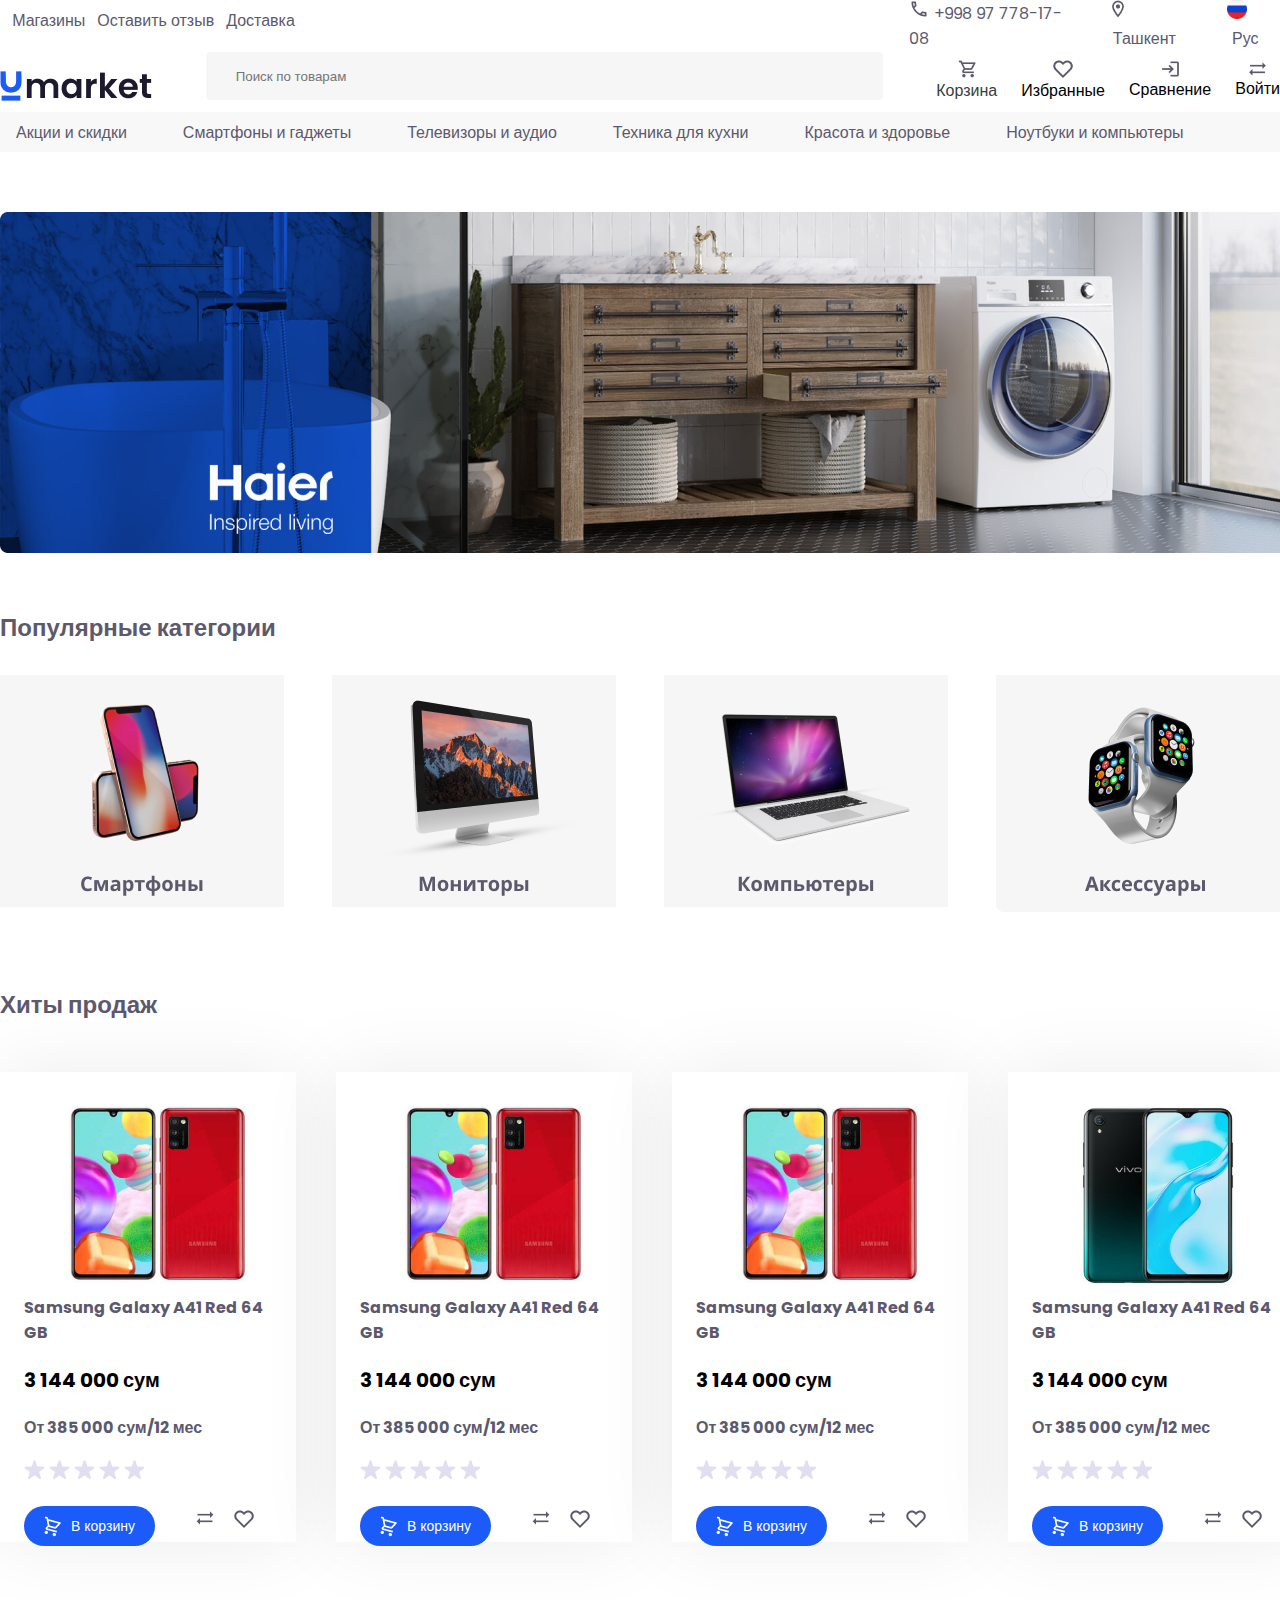
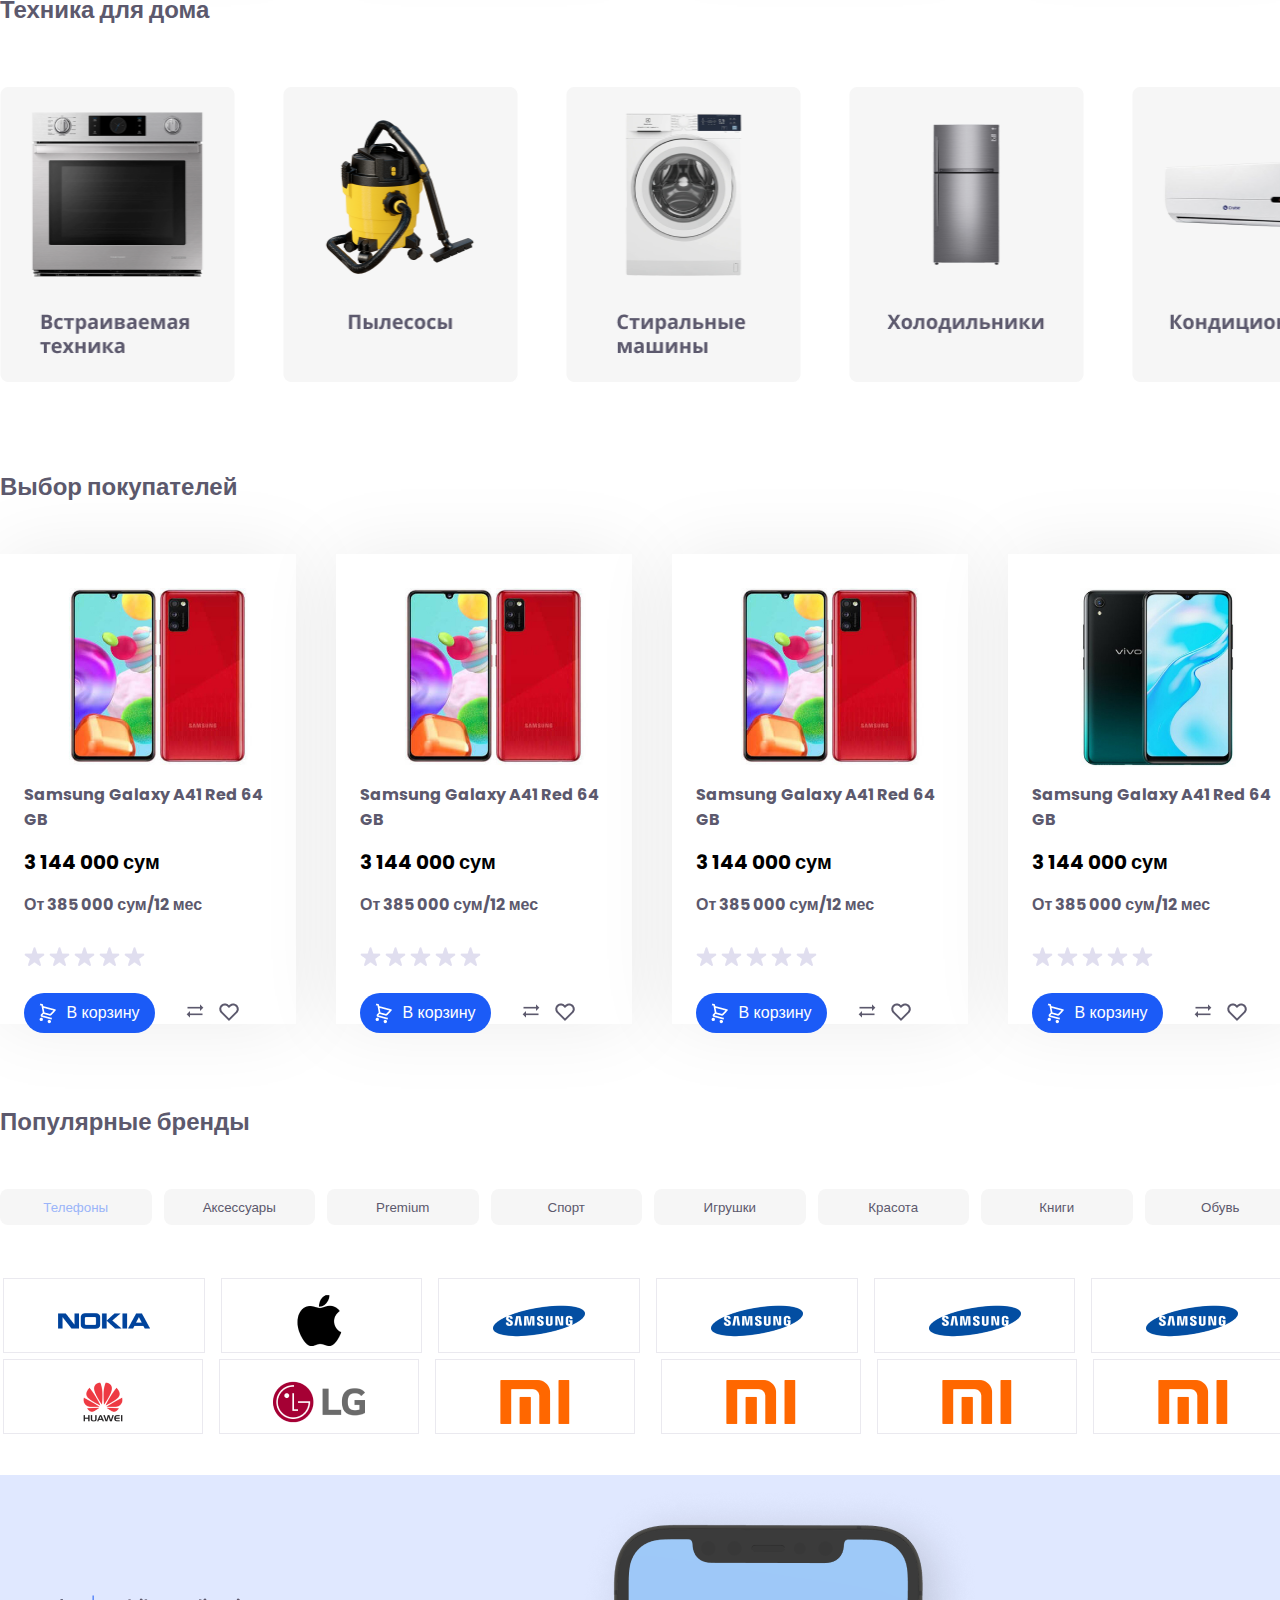
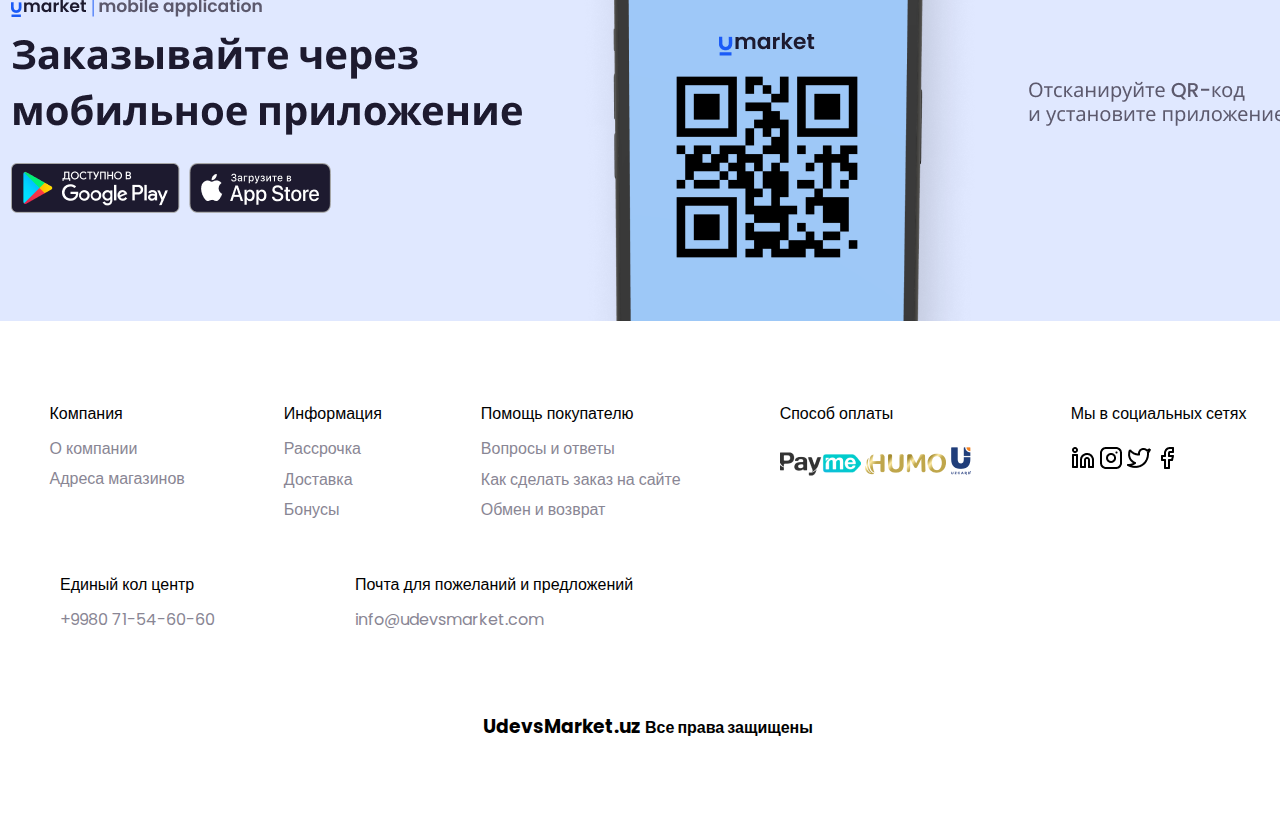
<file: index.html>
<!DOCTYPE html>
<html lang="en">
<head>
    <meta charset="UTF-8">
    <meta name="viewport" content="width=device-width, initial-scale=1.0">
    <link rel="stylesheet" href="./style.css">
    <link rel="preconnect" href="https://fonts.googleapis.com">
    <link rel="preconnect" href="https://fonts.gstatic.com" crossorigin>
    <link href="https://fonts.googleapis.com/css2?family=Poppins&display=swap" rel="stylesheet">
    <title>Market</title>
</head>
<body>
    <div class="wrapper">
            <header>
                <nav>
                    <div class="container">
                        <div class="nav_flex">
                            <div class="nav1">
                                <ul>
                                    <li><a href="">Магазины</a></li>
                                    <li><a href="">Оставить отзыв</a></li>
                                    <li><a href="">Доставка</a></li>
                                </ul>
                            </div>
        
                            <div class="nav2">
                                <ul>
                                    <li><img width="20" height="20px" src="./images/phone.png" alt=""><a href="">+998 97 778-17-08</a></li>
                                    <li><img width="20" height="20px" src="./images/location_on.png" alt=""><a href="">Ташкент</a></li>
                                    <li><img width="20" height="20px" src="./images/Ellipse 1.png" alt=""><a href="">Рус</a></li>
                                </ul>
                            </div>
                        </div>
                    </div>
                </nav>
    
                <div class="header">
                    <div class="container">
                        <div class="header_flex">
                            <div class="head_logo">
                                <img src="./images/Frame 3.png" alt="">
                            </div>
        
                            <div class="head_search">
                                <input type="search" placeholder="Поиск по товарам">
                            </div>
        
                            <div class="extra">
                                <div class="korzina">
                                    <a href="./korzina.html">
                                        <img src="./images/Vector (2).png" alt="">
                                        <p>Корзина</p>
                                    </a>
                                </div>
        
                                <div class="korzina">
                                    <img src="./images/Vector (3).png" alt="">
                                    <p>Избранные</p>
                                </div>
                                
                                <div class="korzina">
                                    <img src="./images/Group (1).png" alt="">
                                    <p>Сравнение</p>
                                </div>
        
                                <div class="korzina">
                                    <img src="./images/Group.png" alt="">
                                    <p>Войти</p>
                                </div>
                            </div>
                        </div>
                    </div>

                </div>
    
                <div class="nav">
                    <div class="container">
                        <ul>
                            <li><a href="">Акции и скидки</a></li>
                            <li><a href="">Смартфоны и гаджеты</a></li>
                            <li><a href="">Телевизоры и аудио</a></li>
                            <li><a href="">Техника для кухни</a></li>
                            <li><a href="">Красота и здоровье</a></li>
                            <li><a href="">Ноутбуки и компьютеры</a></li>
                        </ul>
                    </div>
                </div>
            </header>

            <div class="banner">
                <div class="container">
                    <img src="./images/image 2.png" alt="">
                </div>
            </div>

            <div class="main">

                <div class="section1">
                    <div class="container">
                        <div class="popular_titel">
                            <h2>Популярные категории</h2>
                        </div>
        
                        <div class="popular_items">
                            <div class="popular_item_items">
                                <img src="./images/Frame 55.png" alt="">
                            </div>
                            <div class="popular_item_items">
                                <img src="./images/Frame 55 (1).png" alt="">
                            </div>
                            <div class="popular_item_items">
                                <img src="./images/Frame 55 (2).png" alt="">
                            </div>
                            <div class="popular_item_items">
                                <img src="./images/Frame 57.png" alt="">
                            </div>
                        </div>
                    </div>
                </div>

                <div class="section2">
                    
                <div class="container">

                    <div class="section2_title">
                        <h1>Хиты продаж</h1>
                    </div>

                    <div class="hit_sales">
                        <div class="hit_sales_item">
                            <div class="hit_sales_image">
                                <img src="./images/image 5 (3).jpg" alt="">
                            </div>

                            <div class="hit_sales_content">
                                <h3>Samsung Galaxy A41 Red 64 GB</h3>
                                <h2>3 144 000 сум</h2>
                                <h3>От 385 000 сум/12 мес</h3>
                                <div class="hit_sales_content_star">
                                    <img src="./images/Star 1.png" alt="">
                                    <img src="./images/Star 1.png" alt="">
                                    <img src="./images/Star 1.png" alt="">
                                    <img src="./images/Star 1.png" alt="">
                                    <img src="./images/Star 1.png" alt="">
                                </div>

                                <div class="hit_sales_button">
                                    <button>
                                        <img src="./images/Vector (4).png" alt="">
                                        <span>В корзину</span>
                                    </button>

                                    <div class="hit_sales_button_icon">
                                        <img src="./images/sync_alt.png" alt="">
                                        <img src="./images/Vector (3).png" alt="">
                                    </div>
                                </div>
                            </div>

                            <a class="hit_sales_item_flex" href="./produkt_single.html">Быстрый просмотр</a>

                            <!-- <div class="sale_phone">
                                <div class="sale_phone_item">
                                    <div class="sale_phone_text">
                                        <div class="sale_phone_item_title">
                                            <h1>Samsung Galaxy A41</h1>
                                        </div>

                                        <div class="sale_phone_text_otziv">
                                            <div class="sale_phone_text_otziv_star">
                                                <img src="./images/Star 1.png" alt="">
                                                <img src="./images/Star 1.png" alt="">
                                                <img src="./images/Star 1.png" alt="">
                                                <img src="./images/Star 1.png" alt="">
                                                <img src="./images/Star 1.png" alt="">
                                            </div>

                                            <div class="sale_phone_text_otziv_date">
                                                <h3>23 отзывов</h3>
                                            </div>

                                            <div class="sale_phone_text_otziv_kash">
                                                <h2>Есть в наличии</h2>
                                            </div>
                                            
                                        </div>

                                        <div class="sale_phone_text_images">
                                            <div class="first_phone">
                                                <img src="./images/image 5 (3).jpg" alt="">
                                            </div>

                                            <div class="second_phone">
                                                <img src="./images/Rectangle 1.png" alt="">
                                                <img src="./images/Rectangle 1.png" alt="">
                                                <img src="./images/Rectangle 1.png" alt="">
                                                <img src="./images/Rectangle 1.png" alt="">
                                            </div>
                                        </div>
                                    </div>

                                    <div class="sale_phone_item_pay">
                                        <div class="sale_phone_item_pay_icon">
                                            <img src="./images/x.jpg" alt="">
                                        </div>

                                        <div class="sale_phone_item_pay_inform">
                                            <h2>$450</h2>

                                            <div class="sale_phone_item_pay_inform_color">
                                                <div class="phone">
                                                    <h5>Цвет</h5>
                                                    <div class="phone_colors">
                                                        <h1></h1>
                                                        <h1></h1>
                                                        <h1></h1>
                                                    </div>
                                                </div>

                                                <div class="phone_memory">
                                                    <h5>Память</h5>

                                                    <div class="memorys">
                                                        <span>64 GB</span>
                                                        <span>128 GB</span>
                                                        <span>256 GB</span>
                                                    </div>
                                                </div>

                                                <div class="phone_sim">
                                                    <h5>SIM</h5>

                                                    <div class="phone_sim_region">
                                                        <span>Dual</span>
                                                        <span>Single</span>
                                                    </div>
                                                </div>

                                                <div class="korzina">
                                                    <img src="./images/Vector.jpg" alt="">
                                                    <h1>Добавить в корзину</h1>
                                                </div>
                                            </div>
                                        </div>

                                    </div>
                                    
                                </div>
                            </div> -->
                        </div>

                        <div class="hit_sales_item">
                            <div class="hit_sales_image">
                                <img src="./images/image 5 (3).jpg" alt="">
                            </div>

                            <div class="hit_sales_content">
                                <h3>Samsung Galaxy A41 Red 64 GB</h3>
                                <h2>3 144 000 сум</h2>
                                <h3>От 385 000 сум/12 мес</h3>
                                <div class="hit_sales_content_star">
                                    <img src="./images/Star 1.png" alt="">
                                    <img src="./images/Star 1.png" alt="">
                                    <img src="./images/Star 1.png" alt="">
                                    <img src="./images/Star 1.png" alt="">
                                    <img src="./images/Star 1.png" alt="">
                                </div>

                                <div class="hit_sales_button">
                                    <button>
                                        <img src="./images/Vector (4).png" alt="">
                                        <span>В корзину</span>
                                    </button>

                                    <div class="hit_sales_button_icon">
                                        <img src="./images/sync_alt.png" alt="">
                                        <img src="./images/Vector (3).png" alt="">
                                    </div>
                                </div>
                            </div>

                            <a class="hit_sales_item_flex" href="./produkt_single.html">Быстрый просмотр</a>
                        </div>

                        <div class="hit_sales_item">
                            <div class="hit_sales_image">
                                <img src="./images/image 5 (3).jpg" alt="">
                            </div>

                            <div class="hit_sales_content">
                                <h3>Samsung Galaxy A41 Red 64 GB</h3>
                                <h2>3 144 000 сум</h2>
                                <h3>От 385 000 сум/12 мес</h3>
                                <div class="hit_sales_content_star">
                                    <img src="./images/Star 1.png" alt="">
                                    <img src="./images/Star 1.png" alt="">
                                    <img src="./images/Star 1.png" alt="">
                                    <img src="./images/Star 1.png" alt="">
                                    <img src="./images/Star 1.png" alt="">
                                </div>

                                <div class="hit_sales_button">
                                    <button>
                                        <img src="./images/Vector (4).png" alt="">
                                        <span>В корзину</span>
                                    </button>

                                    <div class="hit_sales_button_icon">
                                        <img src="./images/sync_alt.png" alt="">
                                        <img src="./images/Vector (3).png" alt="">
                                    </div>
                                </div>
                            </div>

                            <a class="hit_sales_item_flex" href="./produkt_single.html">Быстрый просмотр</a>
                        </div>

                        <div class="hit_sales_item">
                            <div class="hit_sales_image">
                                <img src="./images/image 5 (2).jpg" alt="">
                            </div>

                            <div class="hit_sales_content">
                                <h3>Samsung Galaxy A41 Red 64 GB</h3>
                                <h2>3 144 000 сум</h2>
                                <h3>От 385 000 сум/12 мес</h3>
                                <div class="hit_sales_content_star">
                                    <img src="./images/Star 1.png" alt="">
                                    <img src="./images/Star 1.png" alt="">
                                    <img src="./images/Star 1.png" alt="">
                                    <img src="./images/Star 1.png" alt="">
                                    <img src="./images/Star 1.png" alt="">
                                </div>

                                <div class="hit_sales_button">
                                    <button>
                                        <img src="./images/Vector (4).png" alt="">
                                        <span>В корзину</span>
                                    </button>

                                        <div class="hit_sales_button_icon">
                                            <img src="./images/sync_alt.png" alt="">
                                            <img src="./images/Vector (3).png" alt="">
                                        </div>
                                </div>

                               <a class="hit_sales_item_flex" href="./produkt_single.html">Быстрый просмотр</a>
                        </div>

                    </div>
                    </div> 
                </div>

                <div class="section3">
                    <div class="container">
                        <div class="texnka_title">
                            <h2>Техника для дома</h2>
                        </div>
        
                        <div class="texnika_item">
                            <div class="texniks">
                                <img src="./images/Frame 50.png" alt="">
                            </div>
        
                            <div class="texniks">
                                <img src="./images/tech household.png" alt="">
                            </div>
        
                            <div class="texniks">
                                <img src="./images/Frame 51 (1).png" alt="">
                            </div>
        
                            <div class="texniks">
                                <img src="./images/Frame 52.png" alt="">
                            </div>
        
                            <div class="texniks">
                                <img src="./images/Frame 53.png" alt="">
                            </div>
                        </div>
                    </div>
                </div>

                <div class="section4">
                    <div class="container">

                        <div class="section4_title">
                            <h1>Выбор покупателей</h1>
                        </div>
                        
                        <div class="pokupka_sales">
                            <div class="pokupka_sales_item">
                                <div class="pokupka_sales_images">
                                    <img src="./images/image 5 (3).jpg" alt="">
                                </div>

                                <div class="pokupka_sales_text">
                                    <h1>Samsung Galaxy A41 Red 64 GB</h1>
                                    <h2>3 144 000 сум</h2>
                                    <h3>От 385 000 сум/12 мес</h3>

                                    <div class="pokupka_sales_text_icon">
                                        <img src="./images/Star 1.png" alt="">
                                        <img src="./images/Star 1.png" alt="">
                                        <img src="./images/Star 1.png" alt="">
                                        <img src="./images/Star 1.png" alt="">
                                        <img src="./images/Star 1.png" alt="">
                                    </div>

                                    <div class="pokupka_sales_button">
                                        <button>
                                            <img src="./images/Vector (4).png" alt="">
                                            <span>В корзину</span>
                                        </button>

                                        <div class="pokupka_sales_like">
                                            <img src="./images/sync_alt.png" alt="">
                                            <img src="./images/Vector (3).png" alt="">
                                        </div>
                                    </div> 
                                </div>
                            </div>

                            <div class="pokupka_sales_item">
                                <div class="pokupka_sales_images">
                                    <img src="./images/image 5 (3).jpg" alt="">
                                </div>

                                <div class="pokupka_sales_text">
                                    <h1>Samsung Galaxy A41 Red 64 GB</h1>
                                    <h2>3 144 000 сум</h2>
                                    <h3>От 385 000 сум/12 мес</h3>

                                    <div class="pokupka_sales_text_icon">
                                        <img src="./images/Star 1.png" alt="">
                                        <img src="./images/Star 1.png" alt="">
                                        <img src="./images/Star 1.png" alt="">
                                        <img src="./images/Star 1.png" alt="">
                                        <img src="./images/Star 1.png" alt="">
                                    </div>

                                    <div class="pokupka_sales_button">
                                        <button>
                                            <img src="./images/Vector (4).png" alt="">
                                            <span>В корзину</span>
                                        </button>

                                        <div class="pokupka_sales_like">
                                            <img src="./images/sync_alt.png" alt="">
                                            <img src="./images/Vector (3).png" alt="">
                                        </div>
                                    </div> 
                                </div>
                            </div>

                            <div class="pokupka_sales_item">
                                <div class="pokupka_sales_images">
                                    <img src="./images/image 5 (3).jpg" alt="">
                                </div>

                                <div class="pokupka_sales_text">
                                    <h1>Samsung Galaxy A41 Red 64 GB</h1>
                                    <h2>3 144 000 сум</h2>
                                    <h3>От 385 000 сум/12 мес</h3>

                                    <div class="pokupka_sales_text_icon">
                                        <img src="./images/Star 1.png" alt="">
                                        <img src="./images/Star 1.png" alt="">
                                        <img src="./images/Star 1.png" alt="">
                                        <img src="./images/Star 1.png" alt="">
                                        <img src="./images/Star 1.png" alt="">
                                    </div>

                                    <div class="pokupka_sales_button">
                                        <button>
                                            <img src="./images/Vector (4).png" alt="">
                                            <span>В корзину</span>
                                        </button>

                                        <div class="pokupka_sales_like">
                                            <img src="./images/sync_alt.png" alt="">
                                            <img src="./images/Vector (3).png" alt="">
                                        </div>
                                    </div> 
                                </div>
                            </div>

                            <div class="pokupka_sales_item">
                                <div class="pokupka_sales_images">
                                    <img src="./images/image 5 (2).jpg" alt="">
                                </div>

                                <div class="pokupka_sales_text">
                                    <h1>Samsung Galaxy A41 Red 64 GB</h1>
                                    <h2>3 144 000 сум</h2>
                                    <h3>От 385 000 сум/12 мес</h3>

                                    <div class="pokupka_sales_text_icon">
                                        <img src="./images/Star 1.png" alt="">
                                        <img src="./images/Star 1.png" alt="">
                                        <img src="./images/Star 1.png" alt="">
                                        <img src="./images/Star 1.png" alt="">
                                        <img src="./images/Star 1.png" alt="">
                                    </div>

                                    <div class="pokupka_sales_button">
                                        <button>
                                            <img src="./images/Vector (4).png" alt="">
                                            <span>В корзину</span>
                                        </button>

                                        <div class="pokupka_sales_like">
                                            <img src="./images/sync_alt.png" alt="">
                                            <img src="./images/Vector (3).png" alt="">
                                        </div>
                                    </div> 
                                </div>
                            </div>

                        </div>

                       

                    </div>
                </div>

                <div class="section5">
                    <div class="container">
                        <div class="brands">
                            <div class="brands_title">
                                <h2>Популярные бренды</h2>
                            </div>
    
                                <div class="brands_buttons">
                                    <button>Телефоны</button>
                                    <button>Аксессуары</button>
                                    <button>Premium</button>
                                    <button>Спорт</button>
                                    <button>Игрушки</button>
                                    <button>Красота</button>
                                    <button>Книги</button>
                                    <button>Обувь</button>
                                </div>
    
                            <div class="brands_logos">
                                <div class="brands_logos1">
                                    <div class="brands_item">
                                        <img src="./images/image 244.png" alt="">
                                    </div>
                                    <div class="brands_item">
                                        <img src="./images/image 244 (1).png" alt="">
                                    </div>
                                    <div class="brands_item">
                                        <img src="./images/image 244 (2).png" alt="">
                                    </div>
                                    <div class="brands_item">
                                        <img src="./images/image 244 (2).png" alt="">
                                    </div>
                                    <div class="brands_item">
                                        <img src="./images/image 244 (2).png" alt="">
                                    </div>
                                    <div class="brands_item">
                                        <img src="./images/image 244 (2).png" alt="">
                                    </div>
                                </div>
                                <div class="brands_logo2">
                                    <div class="brands_item">
                                        <img src="./images/Frame 59102.png" alt="">
                                    </div>
                                    <div class="brands_item">
                                        <img src="./images/image 244 (3).png" alt="">
                                    </div>
                                    <div class="brands_item">
                                        <img src="./images/image 244 (4).png" alt="">
                                    </div>
                                    <div class=""></div>
                                    <div class="brands_item">
                                        <img src="./images/image 244 (4).png" alt="">
                                    </div>
                                    <div class="brands_item">
                                        <img src="./images/image 244 (4).png" alt="">
                                    </div>
                                    <div class="brands_item">
                                        <img src="./images/image 244 (4).png" alt="">
                                    </div>
                                </div>
                            </div>
                    </div>
                    </div>
                </div>

                <div class="section6">
                    <div class="container">
                        <div class="advertising">
                            <div class="advirtisin_item1">
                                <img src="./images/Frame 65.png" alt="">
                            </div>
        
                            <div class="advirtisin_item1">
                                <img src="./images/Vectary texture.png" alt="">
                                <img src="./images/Frame 59109.png" alt="">
                            </div>
        
                            <div class="advirtisin_item1">
                                <img src="./images/Отсканируйте QR-код и установите приложение.png" alt="">
                            </div>
                        </div>
                    </div>
                </div>
                
            </div>

        <div class="footer">
                <div class="container">
                    <div class="footer_item">
                        <div class="company">
                            <ul>
                                <li>Компания</li>
                                <li>О компании</li>
                                <li>Адреса магазинов</li>
                            </ul>
                        </div>
    
                        <div class="information">
                            <ul>
                                <li>Информация</li>
                                <li>Рассрочка</li>
                                <li>Доставка </li>
                                <li>Бонусы</li>
                            </ul>
                        </div>
    
                        <div class="help">
                            <ul>
                                <li>Помощь покупателю</li>
                                <li>Вопросы и ответы</li>
                                <li>Как сделать заказ на сайте</li>
                                <li>Обмен и возврат</li>
                            </ul>
                        </div>
    
                        <div class="paymant">
                            <ul>
                                <li>Способ  оплаты</li>
                            </ul>
                            <img src="./images/image 247.png" alt="">
                            <img src="./images/image 248.png" alt="">
                            <img src="./images/image 249.png" alt="">
                        </div>
    
                        <div class="social_media">
                            <ul>
                                <li>Мы в социальных сетях</li>
                            </ul>
    
                            <div class="facebok">
                                <img src="./images/linkedin.png" alt="">
                                <img src="./images/instagram.png" alt="">
                                <img src="./images/twitter.png" alt="">
                                <img src="./images/facebook.png" alt="">
                            </div>
                        </div>
                    </div>
    
                    <div class="footer_item2">
                        <div class="footer_item_first">
                            <ul>
                                <li>Единый кол центр</li>
                                <li>+9980 71-54-60-60</li>
                            </ul>
                        </div>
    
                        <div class="footer_item_second">
                            <ul>
                                <li>Почта для пожеланий и предложений</li>
                                <li>info@udevsmarket.com</li>
                            </ul>
                        </div>
                    </div>
    
                    <div class="end">
                        <h3>UdevsMarket.uz  <span>Все права защищены</span></h3>
                    </div>
                </div>
        </div>
    </div>
</body>
</html>
</file>
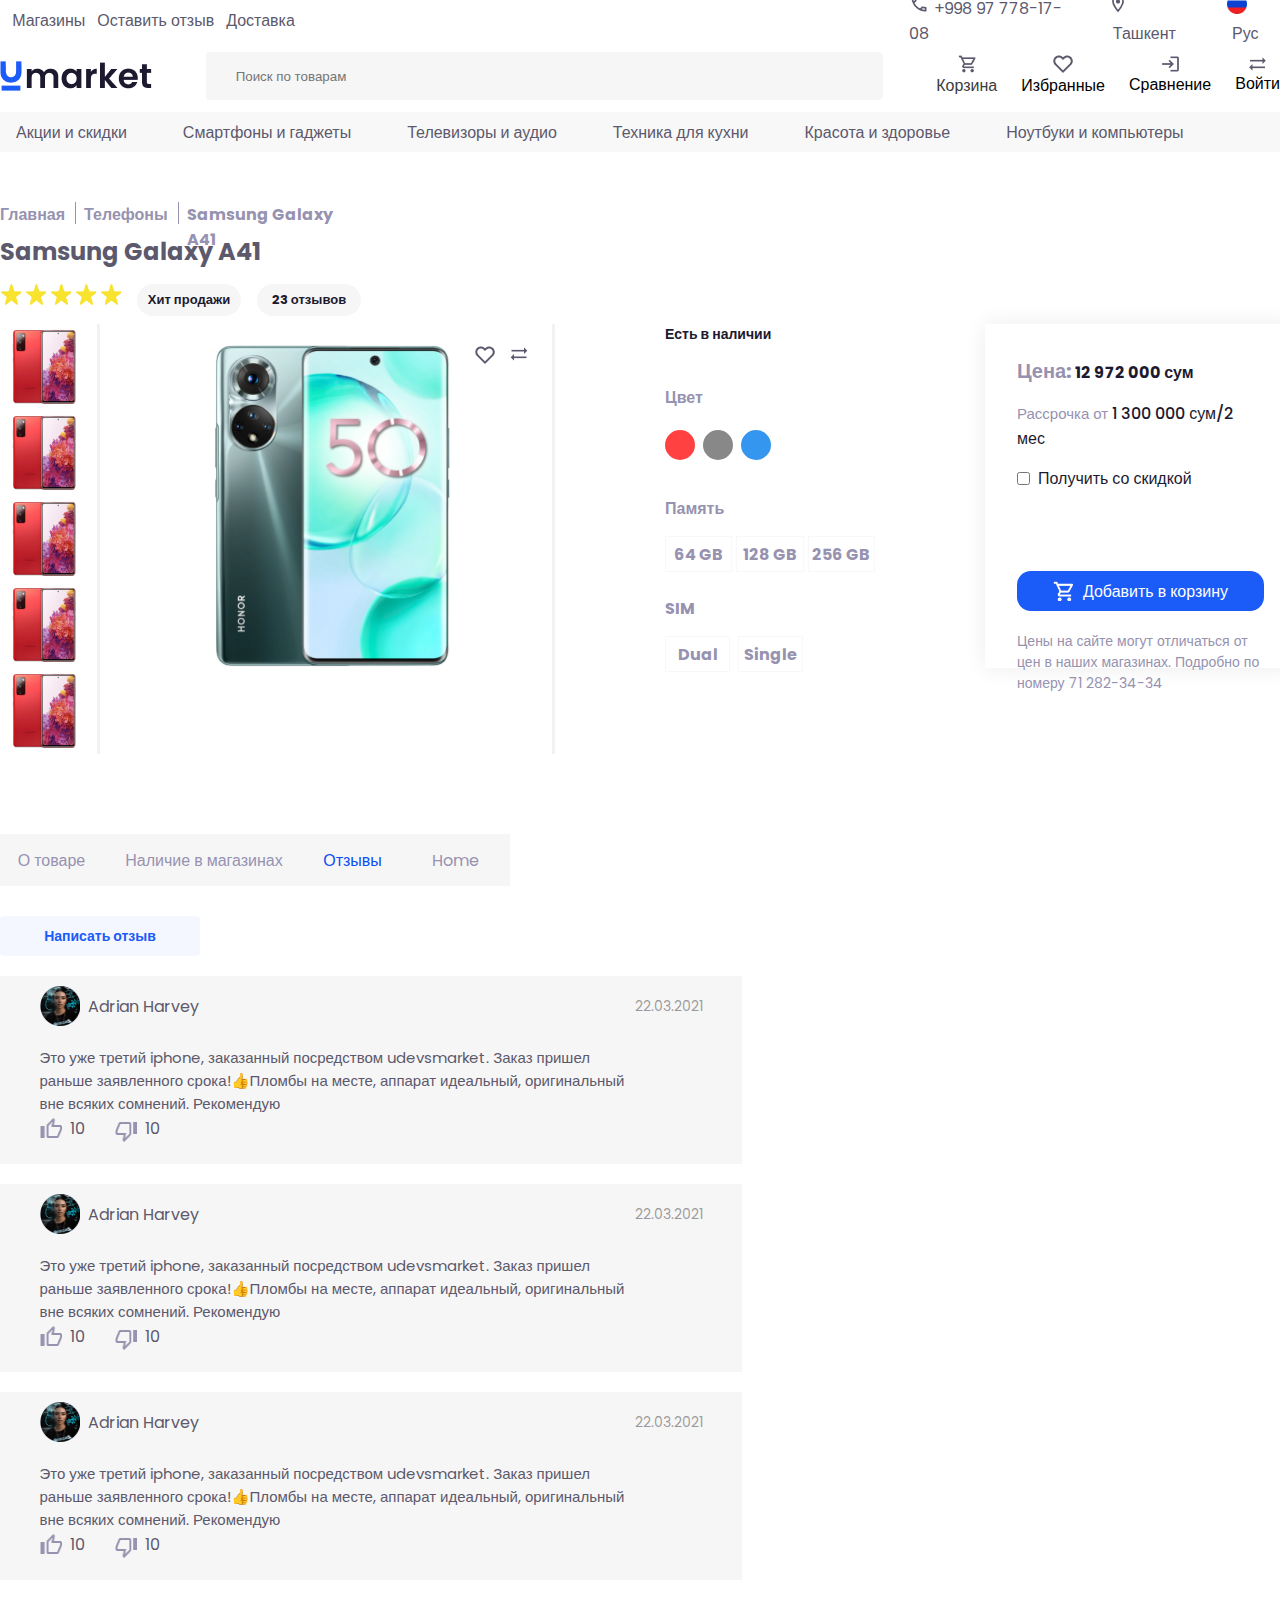
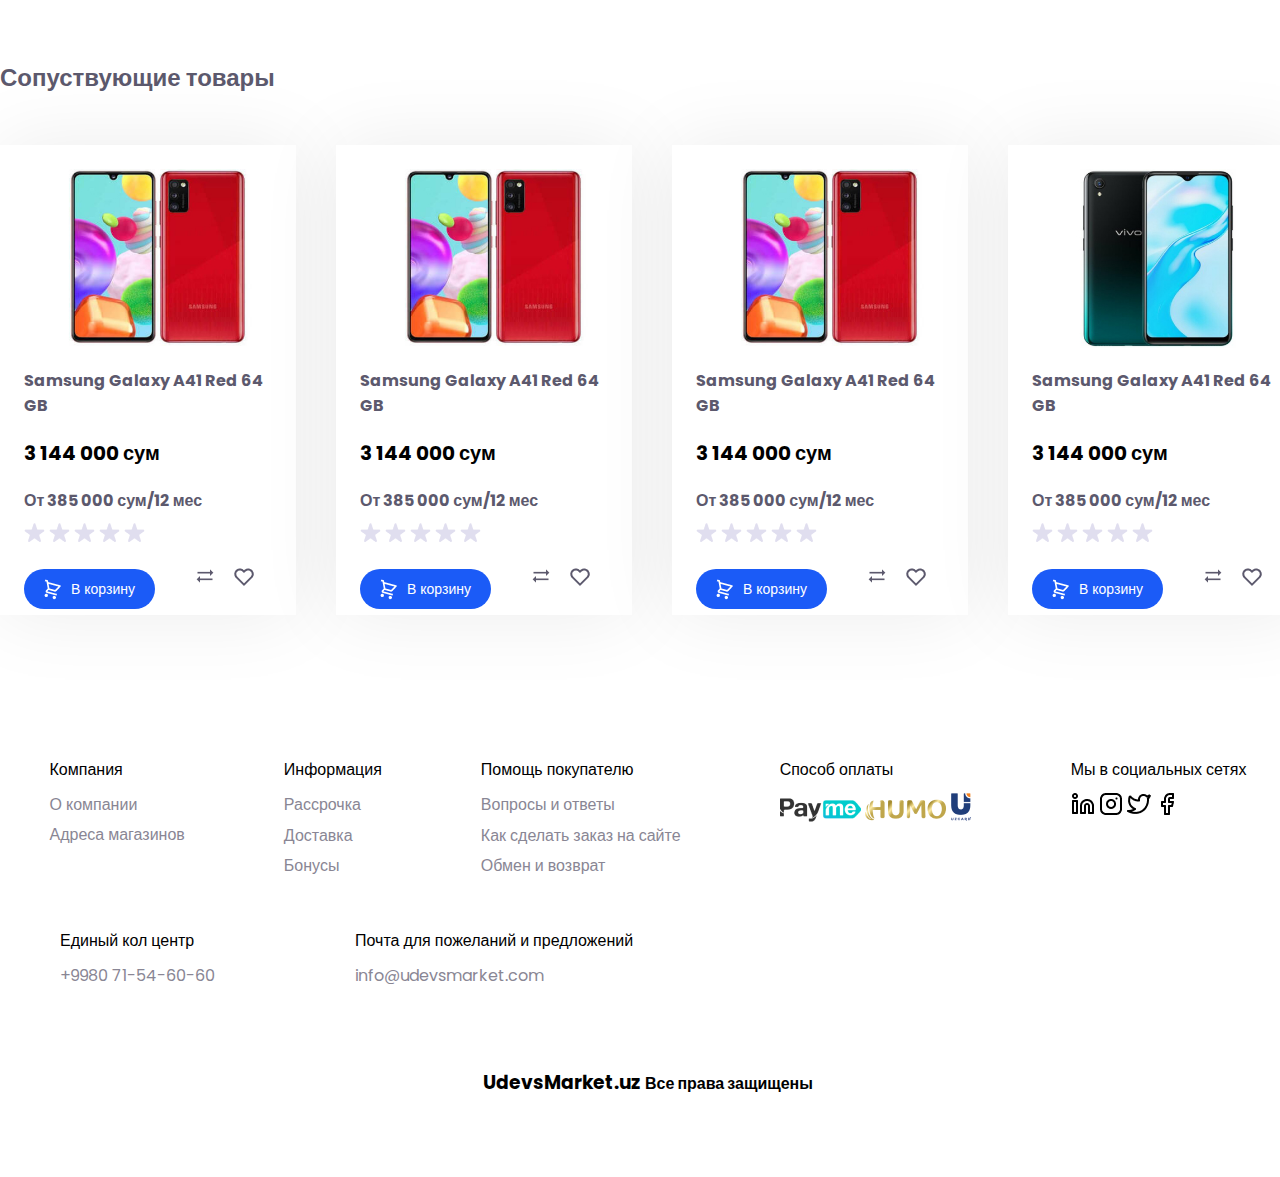
<file: komentariy.html>
<!DOCTYPE html>
<html lang="en">
<head>
    <meta charset="UTF-8">
    <meta name="viewport" content="width=device-width, initial-scale=1.0">
    <link rel="stylesheet" href="./komentariya.css">
    <link rel="preconnect" href="https://fonts.googleapis.com">
    <link rel="preconnect" href="https://fonts.gstatic.com" crossorigin>
    <link href="https://fonts.googleapis.com/css2?family=Poppins&display=swap" rel="stylesheet">
    <title>Document</title>
</head>
<body>
    <div class="wrapper">
        <header>
            <nav>
                <div class="container">
                    <div class="nav_flex">
                        <div class="nav1">
                            <ul>
                                <li><a href="">Магазины</a></li>
                                <li><a href="">Оставить отзыв</a></li>
                                <li><a href="">Доставка</a></li>
                            </ul>
                        </div>
    
                        <div class="nav2">
                            <ul>
                                <li><img width="20" height="20px" src="./images/phone.png" alt=""><a href="">+998 97 778-17-08</a></li>
                                <li><img width="20" height="20px" src="./images/location_on.png" alt=""><a href="">Ташкент</a></li>
                                <li><img width="20" height="20px" src="./images/Ellipse 1.png" alt=""><a href="">Рус</a></li>
                            </ul>
                        </div>
                    </div>
                </div>
            </nav>
    
            <div class="header">
                <div class="container">
                    <div class="header_flex">
                        <div class="head_logo">
                            <img src="./images/Frame 3.png" alt="">
                        </div>
    
                        <div class="head_search">
                            <input type="search" placeholder="Поиск по товарам">
                        </div>
    
                        <div class="extra">
                            <div class="korzina">
                                <a href="./korzina.html">
                                    <img src="./images/Vector (2).png" alt="">
                                    <p>Корзина</p>
                                </a>
                            </div>
    
                            <div class="korzina">
                                <img src="./images/Vector (3).png" alt="">
                                <p>Избранные</p>
                            </div>
                            
                            <div class="korzina">
                                <img src="./images/Group (1).png" alt="">
                                <p>Сравнение</p>
                            </div>
    
                            <div class="korzina">
                                <img src="./images/Group.png" alt="">
                                <p>Войти</p>
                            </div>
                        </div>
                    </div>
                </div>
    
            </div>
    
            <div class="nav">
                <div class="container">
                    <ul>
                        <li><a href="">Акции и скидки</a></li>
                        <li><a href="">Смартфоны и гаджеты</a></li>
                        <li><a href="">Телевизоры и аудио</a></li>
                        <li><a href="">Техника для кухни</a></li>
                        <li><a href="">Красота и здоровье</a></li>
                        <li><a href="">Ноутбуки и компьютеры</a></li>
                    </ul>
                </div>
            </div>
        </header>
    
        <div class="main">
    
            <div class="phone_information">
                <div class="container">
                    <div class="phone_information_title">
                        <div class="telefon">
                            <div class="glavniy">
                                <h2>Главная</h2>
                                <h3>Телефоны</h3>
                                <h4>Samsung Galaxy A41 </h4>
                            </div>
        
                            <div class="phone_title">
                                <h1>Samsung Galaxy A41</h1>
                            </div>
        
                            <div class="otziv">
                                <div class="otziv_star">
                                    <img src="./images/Star 6.jpg" alt="">
                                    <img src="./images/Star 6.jpg" alt="">
                                    <img src="./images/Star 6.jpg" alt="">
                                    <img src="./images/Star 6.jpg" alt="">
                                    <img src="./images/Star 6.jpg" alt="">
                                </div>
        
                                <h5>Хит продажи</h5>
                                <h5>23 отзывов</h5>
                            </div>
                        </div>
    
                        <div class="honor">
                            <div class="honors">
                                <img src="./images/Rectangle 1.png" alt="">
                                <img src="./images/Rectangle 1.png" alt="">
                                <img src="./images/Rectangle 1.png" alt="">
                                <img src="./images/Rectangle 1.png" alt="">
                                <img src="./images/Rectangle 1.png" alt=""> 
                            </div>
    
                            <div class="honor_50">
                                <div class="honor_img">
                                    <img  src="./images/image 5honor.jpg" alt="">
                                </div>
    
                                <div class="honor_icons">
                                    <img src="./images/Vector (3).png" alt="">
                                    <img src="./images/sync_alt.png" alt="">
                                </div>
    
                            </div>
    
                            <div class="honor_sale">
                                <h1>Есть в наличии</h1>
    
                                <div class="honor_text">
                                    <h2>Цвет</h2>
    
                                    <div class="honor_color">
                                        <h3></h3>
                                        <h3></h3>
                                        <h3></h3>
                                    </div>
                                </div>
    
                                <div class="honor_memory">
                                    <h1>Память</h1>
    
                                    <div class="gb">
                                        <h2>64 GB</h2>
                                        <h2>128 GB</h2>
                                        <h2>256 GB</h2>
                                    </div>
                                </div>
    
                                <div class="honor_sim">
                                    <h1>SIM</h1>
    
                                    <div class="honor_region">
                                        <h2>Dual</h2>
                                        <h2>Single</h2>
                                    </div>
                                </div>
                            </div>
    
                            <div class="rasrochka">
                                <div class="rasrochka_item">
                                    <h1>Цена: <span>12 972 000 сум</span></h1>
                                    <h2>Рассрочка от <span>1 300 000 сум/2 мес</span></h2>
                                    <div class="rasrochka_skidka">
                                        <input type="checkbox">
                                        <p>Получить со скидкой</p>
                                    </div>
    
                                    <div class="rasrochka_korzinka">
                                        <img src="./images/Vector (6).png" alt="">
                                        <p>Добавить в корзину</p>
                                    </div>
    
                                    <div class="rasrochka_text">
                                        <p> 
                                            Цены на сайте могут отличаться от цен в наших магазинах.
                                            Подробно по номеру 71 282-34-34 
                                        </p>
                                    </div>
                                </div>
                            </div>
                            
                        </div>
    
                        <div class="tovars">
                            <div class="tovar_inform">
                                <div class="tovar_items">
                                    <a href="./produkt_single.html">О товаре</a>
                                    <a href="./naliche_v_magazine.html">Наличие в магазинах</a>
                                    <a href="./komentariy.html">Отзывы</a>
                                    <a href="./index.html">Home</a>
                                </div>
                            </div>
    
                            <div class="coments">
                                <div class="napisat_otziv">
                                    <h1>Написать отзыв</h1>
                                </div>
    
                                <div class="adrian">
                                    <div class="adrian_item">
                                        <div class="adrian_name">
                                            <div class="adrian_text">
                                                <img src="./images/Image.png" alt="">
                                                <h1>Adrian Harvey</h1>
                                            </div>
                                            <h2>22.03.2021</h2>
                                        </div>
    
                                        <div class="adrian_information">
                                            <p>Это уже третий iphone, заказанный посредством udevsmarket. 
                                                Заказ пришел раньше заявленного срока!👍Пломбы на месте, 
                                                аппарат идеальный, оригинальный вне всяких сомнений. 
                                                Рекомендую
                                            </p>
                                        </div>
    
                                        <div class="adrian_likes">
                                            <div class="like">
                                                <img src="./images/Vector (7).png" alt="">
                                                <p>10</p>
                                            </div>
    
                                            <div class="dislike">
                                                <img src="./images/Vector (8).png" alt="">
                                                <p>10</p>
                                            </div>
                                        </div>
                                    </div>
                                    
                                </div>
    
                                <div class="adrian">
                                    <div class="adrian_item">
                                        <div class="adrian_name">
                                            <div class="adrian_text">
                                                <img src="./images/Image.png" alt="">
                                                <h1>Adrian Harvey</h1>
                                            </div>
                                            <h2>22.03.2021</h2>
                                        </div>
    
                                        <div class="adrian_information">
                                            <p>Это уже третий iphone, заказанный посредством udevsmarket. 
                                                Заказ пришел раньше заявленного срока!👍Пломбы на месте, 
                                                аппарат идеальный, оригинальный вне всяких сомнений. 
                                                Рекомендую
                                            </p>
                                        </div>
    
                                        <div class="adrian_likes">
                                            <div class="like">
                                                <img src="./images/Vector (7).png" alt="">
                                                <p>10</p>
                                            </div>
    
                                            <div class="dislike">
                                                <img src="./images/Vector (8).png" alt="">
                                                <p>10</p>
                                            </div>
                                        </div>
                                    </div>
                                    
                                </div>
    
                                <div class="adrian">
                                    <div class="adrian_item">
                                        <div class="adrian_name">
                                            <div class="adrian_text">
                                                <img src="./images/Image.png" alt="">
                                                <h1>Adrian Harvey</h1>
                                            </div>
                                            <h2>22.03.2021</h2>
                                        </div>
    
                                        <div class="adrian_information">
                                            <p>Это уже третий iphone, заказанный посредством udevsmarket. 
                                                Заказ пришел раньше заявленного срока!👍Пломбы на месте, 
                                                аппарат идеальный, оригинальный вне всяких сомнений. 
                                                Рекомендую
                                            </p>
                                        </div>
    
                                        <div class="adrian_likes">
                                            <div class="like">
                                                <img src="./images/Vector (7).png" alt="">
                                                <p>10</p>
                                            </div>
    
                                            <div class="dislike">
                                                <img src="./images/Vector (8).png" alt="">
                                                <p>10</p>
                                            </div>
                                        </div>
                                    </div>
                                    
                                </div>
                            </div>
                            
                        </div>
                    </div>
    
                    <div class="section1">
                    
                        <div class="container">
        
                            <div class="section2_title">
                                <h1>Сопуствующие товары</h1>
                            </div>
        
                            <div class="hit_sales">
                                <div class="hit_sales_item">
                                    <div class="hit_sales_image">
                                        <img src="./images/image 5 (3).jpg" alt="">
                                    </div>
        
                                    <div class="hit_sales_content">
                                        <h3>Samsung Galaxy A41 Red 64 GB</h3>
                                        <h2>3 144 000 сум</h2>
                                        <h3>От 385 000 сум/12 мес</h3>
                                        <div class="hit_sales_content_star">
                                            <img src="./images/Star 1.png" alt="">
                                            <img src="./images/Star 1.png" alt="">
                                            <img src="./images/Star 1.png" alt="">
                                            <img src="./images/Star 1.png" alt="">
                                            <img src="./images/Star 1.png" alt="">
                                        </div>
        
                                        <div class="hit_sales_button">
                                            <button>
                                                <img src="./images/Vector (4).png" alt="">
                                                <span>В корзину</span>
                                            </button>
        
                                            <div class="hit_sales_button_icon">
                                                <img src="./images/sync_alt.png" alt="">
                                                <img src="./images/Vector (3).png" alt="">
                                            </div>
                                        </div>
                                    </div>
        
                                    <a class="hit_sales_item_flex" href="./produkt_single.html">Быстрый просмотр</a>
        
                                </div>
        
                                <div class="hit_sales_item">
                                    <div class="hit_sales_image">
                                        <img src="./images/image 5 (3).jpg" alt="">
                                    </div>
        
                                    <div class="hit_sales_content">
                                        <h3>Samsung Galaxy A41 Red 64 GB</h3>
                                        <h2>3 144 000 сум</h2>
                                        <h3>От 385 000 сум/12 мес</h3>
                                        <div class="hit_sales_content_star">
                                            <img src="./images/Star 1.png" alt="">
                                            <img src="./images/Star 1.png" alt="">
                                            <img src="./images/Star 1.png" alt="">
                                            <img src="./images/Star 1.png" alt="">
                                            <img src="./images/Star 1.png" alt="">
                                        </div>
        
                                        <div class="hit_sales_button">
                                            <button>
                                                <img src="./images/Vector (4).png" alt="">
                                                <span>В корзину</span>
                                            </button>
        
                                            <div class="hit_sales_button_icon">
                                                <img src="./images/sync_alt.png" alt="">
                                                <img src="./images/Vector (3).png" alt="">
                                            </div>
                                        </div>
                                    </div>
        
                                    <a class="hit_sales_item_flex" href="./produkt_single.html">Быстрый просмотр</a>
                                </div>
        
                                <div class="hit_sales_item">
                                    <div class="hit_sales_image">
                                        <img src="./images/image 5 (3).jpg" alt="">
                                    </div>
        
                                    <div class="hit_sales_content">
                                        <h3>Samsung Galaxy A41 Red 64 GB</h3>
                                        <h2>3 144 000 сум</h2>
                                        <h3>От 385 000 сум/12 мес</h3>
                                        <div class="hit_sales_content_star">
                                            <img src="./images/Star 1.png" alt="">
                                            <img src="./images/Star 1.png" alt="">
                                            <img src="./images/Star 1.png" alt="">
                                            <img src="./images/Star 1.png" alt="">
                                            <img src="./images/Star 1.png" alt="">
                                        </div>
        
                                        <div class="hit_sales_button">
                                            <button>
                                                <img src="./images/Vector (4).png" alt="">
                                                <span>В корзину</span>
                                            </button>
        
                                            <div class="hit_sales_button_icon">
                                                <img src="./images/sync_alt.png" alt="">
                                                <img src="./images/Vector (3).png" alt="">
                                            </div>
                                        </div>
                                    </div>
        
                                    <a class="hit_sales_item_flex" href="./produkt_single.html">Быстрый просмотр</a>
                                </div>
        
                                <div class="hit_sales_item">
                                    <div class="hit_sales_image">
                                        <img src="./images/image 5 (2).jpg" alt="">
                                    </div>
        
                                    <div class="hit_sales_content">
                                        <h3>Samsung Galaxy A41 Red 64 GB</h3>
                                        <h2>3 144 000 сум</h2>
                                        <h3>От 385 000 сум/12 мес</h3>
                                        <div class="hit_sales_content_star">
                                            <img src="./images/Star 1.png" alt="">
                                            <img src="./images/Star 1.png" alt="">
                                            <img src="./images/Star 1.png" alt="">
                                            <img src="./images/Star 1.png" alt="">
                                            <img src="./images/Star 1.png" alt="">
                                        </div>
        
                                        <div class="hit_sales_button">
                                            <button>
                                                <img src="./images/Vector (4).png" alt="">
                                                <span>В корзину</span>
                                            </button>
        
                                            <div class="hit_sales_button_icon">
                                                <img src="./images/sync_alt.png" alt="">
                                                <img src="./images/Vector (3).png" alt="">
                                            </div>
                                        </div>
                                    </div>
        
                                       <a class="hit_sales_item_flex" href="./produkt_single.html">Быстрый просмотр</a>
                                </div>
        
                            </div>
                        </div> 
                    </div>
                </div>
            </div>
    
        </div>
    
        <div class="footer">
            <div class="container">
                <div class="footer_item">
                    <div class="company">
                        <ul>
                            <li>Компания</li>
                            <li>О компании</li>
                            <li>Адреса магазинов</li>
                        </ul>
                    </div>
    
                    <div class="information">
                        <ul>
                            <li>Информация</li>
                            <li>Рассрочка</li>
                            <li>Доставка </li>
                            <li>Бонусы</li>
                        </ul>
                    </div>
    
                    <div class="help">
                        <ul>
                            <li>Помощь покупателю</li>
                            <li>Вопросы и ответы</li>
                            <li>Как сделать заказ на сайте</li>
                            <li>Обмен и возврат</li>
                        </ul>
                    </div>
    
                    <div class="paymant">
                        <ul>
                            <li>Способ  оплаты</li>
                        </ul>
                        <img src="./images/image 247.png" alt="">
                        <img src="./images/image 248.png" alt="">
                        <img src="./images/image 249.png" alt="">
                    </div>
    
                    <div class="social_media">
                        <ul>
                            <li>Мы в социальных сетях</li>
                        </ul>
    
                        <div class="facebok">
                            <img src="./images/linkedin.png" alt="">
                            <img src="./images/instagram.png" alt="">
                            <img src="./images/twitter.png" alt="">
                            <img src="./images/facebook.png" alt="">
                        </div>
                    </div>
                </div>
    
                <div class="footer_item2">
                    <div class="footer_item_first">
                        <ul>
                            <li>Единый кол центр</li>
                            <li>+9980 71-54-60-60</li>
                        </ul>
                    </div>
    
                    <div class="footer_item_second">
                        <ul>
                            <li>Почта для пожеланий и предложений</li>
                            <li>info@udevsmarket.com</li>
                        </ul>
                    </div>
                </div>
    
                <div class="end">
                    <h3>UdevsMarket.uz  <span>Все права защищены</span></h3>
                </div>
            </div>
        </div>
    </div>
</body>
</html>
</file>
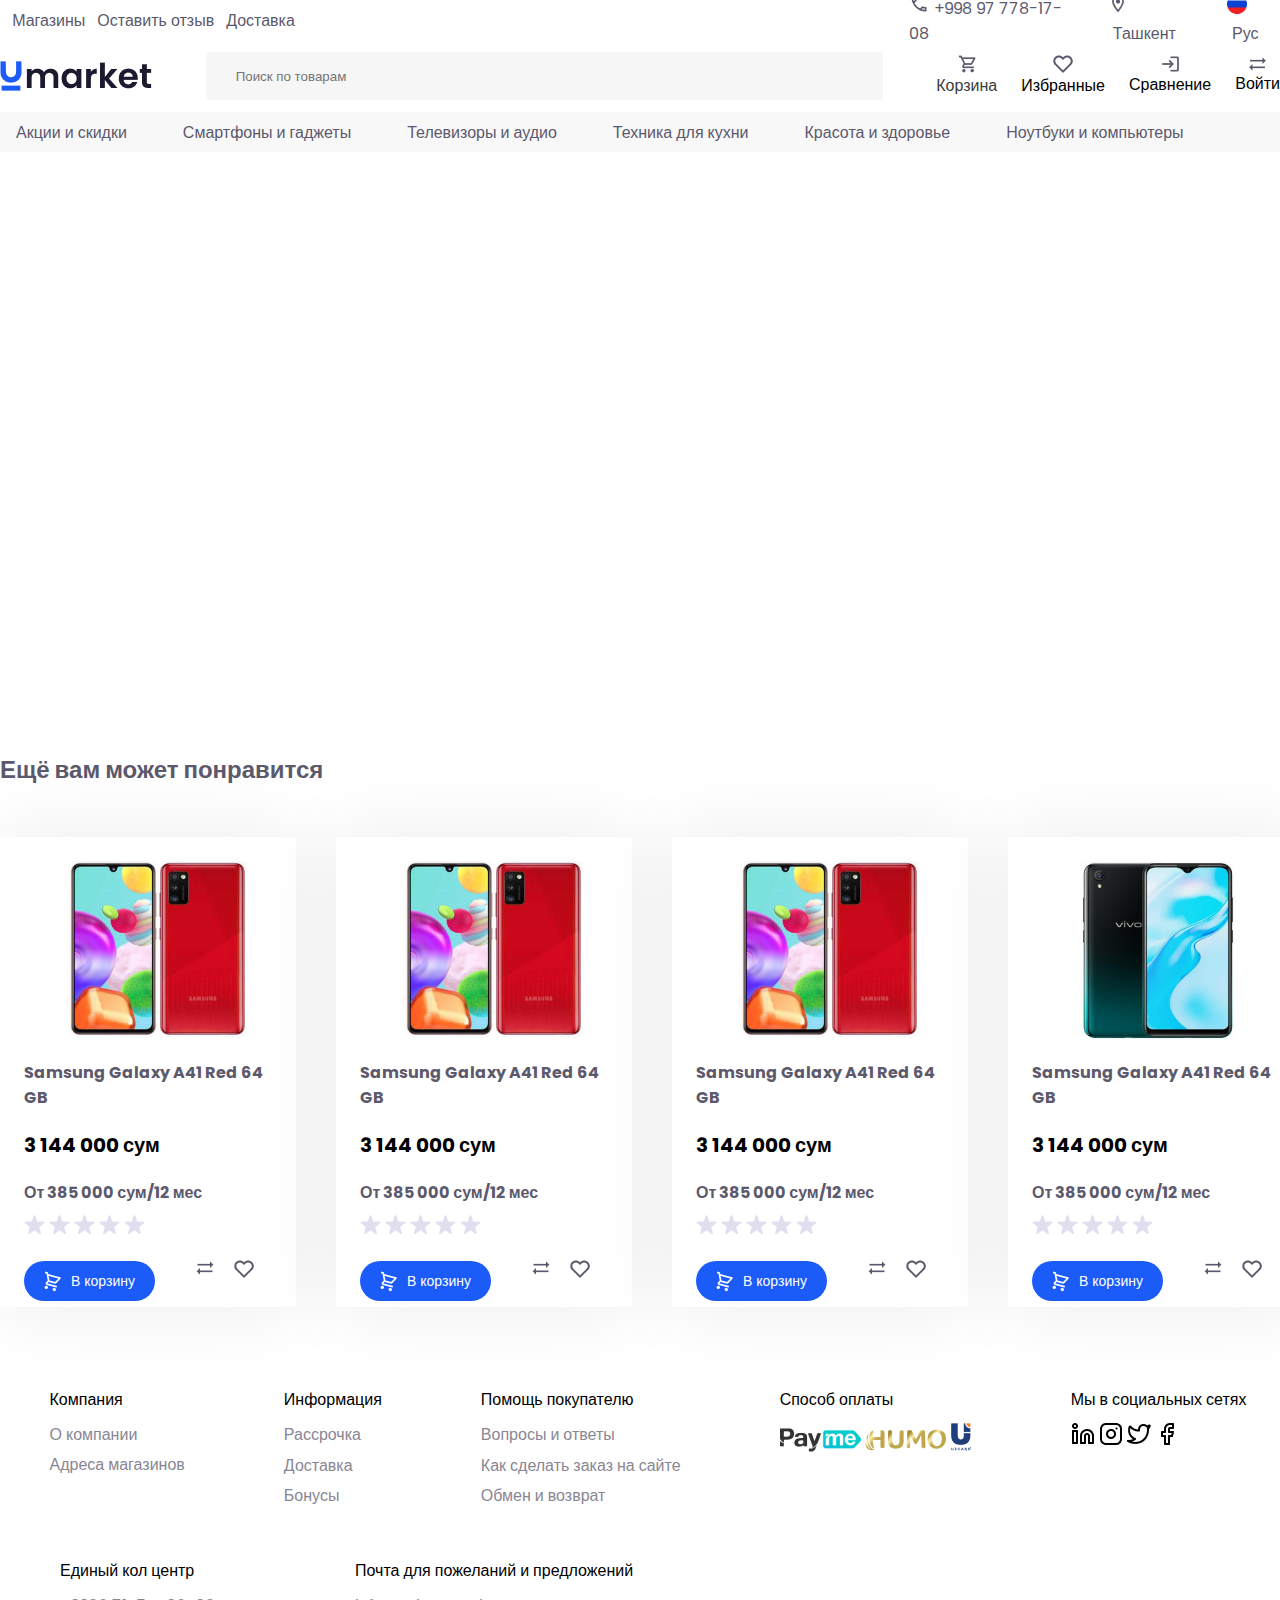
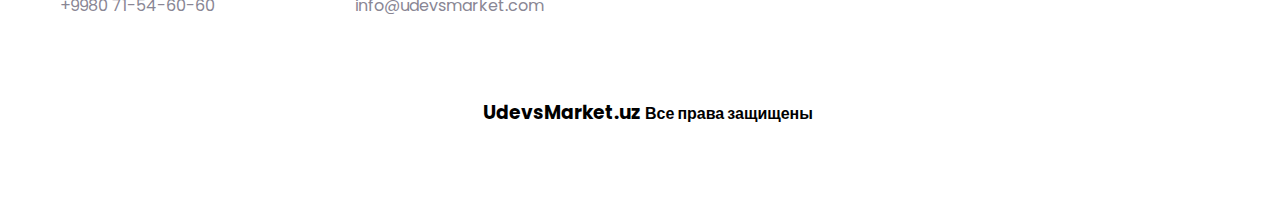
<file: korzina.html>
<!DOCTYPE html>
<html lang="en">
<head>
    <meta charset="UTF-8">
    <meta name="viewport" content="width=device-width, initial-scale=1.0">
    <link rel="stylesheet" href="./korzina.css">
    <link rel="preconnect" href="https://fonts.googleapis.com">
    <link rel="preconnect" href="https://fonts.gstatic.com" crossorigin>
    <link href="https://fonts.googleapis.com/css2?family=Poppins&display=swap" rel="stylesheet">
    <title>Document</title>
</head>
<body>
    <div class="wrapper">
        <header>
            <nav>
                <div class="container">
                    <div class="nav_flex">
                        <div class="nav1">
                            <ul>
                                <li><a href="">Магазины</a></li>
                                <li><a href="">Оставить отзыв</a></li>
                                <li><a href="">Доставка</a></li>
                            </ul>
                        </div>
    
                        <div class="nav2">
                            <ul>
                                <li><img width="20" height="20px" src="./images/phone.png" alt=""><a href="">+998 97 778-17-08</a></li>
                                <li><img width="20" height="20px" src="./images/location_on.png" alt=""><a href="">Ташкент</a></li>
                                <li><img width="20" height="20px" src="./images/Ellipse 1.png" alt=""><a href="">Рус</a></li>
                            </ul>
                        </div>
                    </div>
                </div>
            </nav>
    
            <div class="header">
                <div class="container">
                    <div class="header_flex">
                        <div class="head_logo">
                            <img src="./images/Frame 3.png" alt="">
                        </div>
    
                        <div class="head_search">
                            <input type="search" placeholder="Поиск по товарам">
                        </div>
    
                        <div class="extra">
                            <div class="korzina">
                                <a href="./korzina.html">
                                    <img src="./images/Vector (2).png" alt="">
                                    <p>Корзина</p>
                                </a>
                            </div>
    
                            <div class="korzina">
                                <img src="./images/Vector (3).png" alt="">
                                <p>Избранные</p>
                            </div>
                            
                            <div class="korzina">
                                <img src="./images/Group (1).png" alt="">
                                <p>Сравнение</p>
                            </div>
    
                            <div class="korzina">
                                <img src="./images/Group.png" alt="">
                                <p>Войти</p>
                            </div>
                        </div>
                    </div>
                </div>
    
            </div>
    
            <div class="nav">
                <div class="container">
                    <ul>
                        <li><a href="">Акции и скидки</a></li>
                        <li><a href="">Смартфоны и гаджеты</a></li>
                        <li><a href="">Телевизоры и аудио</a></li>
                        <li><a href="">Техника для кухни</a></li>
                        <li><a href="">Красота и здоровье</a></li>
                        <li><a href="">Ноутбуки и компьютеры</a></li>
                    </ul>
                </div>
            </div>
        </header>
    
        <div class="main">
            <div class="section1">
                        
                <div class="container">
    
                    <div class="section2_title">
                        <h1>Ещё вам может понравится</h1>
                    </div>
    
                    <div class="hit_sales">
                        <div class="hit_sales_item">
                            <div class="hit_sales_image">
                                <img src="./images/image 5 (3).jpg" alt="">
                            </div>
    
                            <div class="hit_sales_content">
                                <h3>Samsung Galaxy A41 Red 64 GB</h3>
                                <h2>3 144 000 сум</h2>
                                <h3>От 385 000 сум/12 мес</h3>
                                <div class="hit_sales_content_star">
                                    <img src="./images/Star 1.png" alt="">
                                    <img src="./images/Star 1.png" alt="">
                                    <img src="./images/Star 1.png" alt="">
                                    <img src="./images/Star 1.png" alt="">
                                    <img src="./images/Star 1.png" alt="">
                                </div>
    
                                <div class="hit_sales_button">
                                    <button>
                                        <img src="./images/Vector (4).png" alt="">
                                        <span>В корзину</span>
                                    </button>
    
                                    <div class="hit_sales_button_icon">
                                        <img src="./images/sync_alt.png" alt="">
                                        <img src="./images/Vector (3).png" alt="">
                                    </div>
                                </div>
                            </div>
    
                            <a class="hit_sales_item_flex" href="./produkt_single.html">Быстрый просмотр</a>
    
                        </div>
    
                        <div class="hit_sales_item">
                            <div class="hit_sales_image">
                                <img src="./images/image 5 (3).jpg" alt="">
                            </div>
    
                            <div class="hit_sales_content">
                                <h3>Samsung Galaxy A41 Red 64 GB</h3>
                                <h2>3 144 000 сум</h2>
                                <h3>От 385 000 сум/12 мес</h3>
                                <div class="hit_sales_content_star">
                                    <img src="./images/Star 1.png" alt="">
                                    <img src="./images/Star 1.png" alt="">
                                    <img src="./images/Star 1.png" alt="">
                                    <img src="./images/Star 1.png" alt="">
                                    <img src="./images/Star 1.png" alt="">
                                </div>
    
                                <div class="hit_sales_button">
                                    <button>
                                        <img src="./images/Vector (4).png" alt="">
                                        <span>В корзину</span>
                                    </button>
    
                                    <div class="hit_sales_button_icon">
                                        <img src="./images/sync_alt.png" alt="">
                                        <img src="./images/Vector (3).png" alt="">
                                    </div>
                                </div>
                            </div>
    
                            <a class="hit_sales_item_flex" href="./produkt_single.html">Быстрый просмотр</a>
                        </div>
    
                        <div class="hit_sales_item">
                            <div class="hit_sales_image">
                                <img src="./images/image 5 (3).jpg" alt="">
                            </div>
    
                            <div class="hit_sales_content">
                                <h3>Samsung Galaxy A41 Red 64 GB</h3>
                                <h2>3 144 000 сум</h2>
                                <h3>От 385 000 сум/12 мес</h3>
                                <div class="hit_sales_content_star">
                                    <img src="./images/Star 1.png" alt="">
                                    <img src="./images/Star 1.png" alt="">
                                    <img src="./images/Star 1.png" alt="">
                                    <img src="./images/Star 1.png" alt="">
                                    <img src="./images/Star 1.png" alt="">
                                </div>
    
                                <div class="hit_sales_button">
                                    <button>
                                        <img src="./images/Vector (4).png" alt="">
                                        <span>В корзину</span>
                                    </button>
    
                                    <div class="hit_sales_button_icon">
                                        <img src="./images/sync_alt.png" alt="">
                                        <img src="./images/Vector (3).png" alt="">
                                    </div>
                                </div>
                            </div>
    
                            <a class="hit_sales_item_flex" href="./produkt_single.html">Быстрый просмотр</a>
                        </div>
    
                        <div class="hit_sales_item">
                            <div class="hit_sales_image">
                                <img src="./images/image 5 (2).jpg" alt="">
                            </div>
    
                            <div class="hit_sales_content">
                                <h3>Samsung Galaxy A41 Red 64 GB</h3>
                                <h2>3 144 000 сум</h2>
                                <h3>От 385 000 сум/12 мес</h3>
                                <div class="hit_sales_content_star">
                                    <img src="./images/Star 1.png" alt="">
                                    <img src="./images/Star 1.png" alt="">
                                    <img src="./images/Star 1.png" alt="">
                                    <img src="./images/Star 1.png" alt="">
                                    <img src="./images/Star 1.png" alt="">
                                </div>
    
                                <div class="hit_sales_button">
                                    <button>
                                        <img src="./images/Vector (4).png" alt="">
                                        <span>В корзину</span>
                                    </button>
    
                                    <div class="hit_sales_button_icon">
                                        <img src="./images/sync_alt.png" alt="">
                                        <img src="./images/Vector (3).png" alt="">
                                    </div>
                                </div>
                            </div>
    
                               <a class="hit_sales_item_flex" href="./produkt_single.html">Быстрый просмотр</a>
                        </div>
    
                    </div>
                </div> 
            </div>
        </div>
    
        <div class="footer">
            <div class="container">
                <div class="footer_item">
                    <div class="company">
                        <ul>
                            <li>Компания</li>
                            <li>О компании</li>
                            <li>Адреса магазинов</li>
                        </ul>
                    </div>
    
                    <div class="information">
                        <ul>
                            <li>Информация</li>
                            <li>Рассрочка</li>
                            <li>Доставка </li>
                            <li>Бонусы</li>
                        </ul>
                    </div>
    
                    <div class="help">
                        <ul>
                            <li>Помощь покупателю</li>
                            <li>Вопросы и ответы</li>
                            <li>Как сделать заказ на сайте</li>
                            <li>Обмен и возврат</li>
                        </ul>
                    </div>
    
                    <div class="paymant">
                        <ul>
                            <li>Способ  оплаты</li>
                        </ul>
                        <img src="./images/image 247.png" alt="">
                        <img src="./images/image 248.png" alt="">
                        <img src="./images/image 249.png" alt="">
                    </div>
    
                    <div class="social_media">
                        <ul>
                            <li>Мы в социальных сетях</li>
                        </ul>
    
                        <div class="facebok">
                            <img src="./images/linkedin.png" alt="">
                            <img src="./images/instagram.png" alt="">
                            <img src="./images/twitter.png" alt="">
                            <img src="./images/facebook.png" alt="">
                        </div>
                    </div>
                </div>
    
                <div class="footer_item2">
                    <div class="footer_item_first">
                        <ul>
                            <li>Единый кол центр</li>
                            <li>+9980 71-54-60-60</li>
                        </ul>
                    </div>
    
                    <div class="footer_item_second">
                        <ul>
                            <li>Почта для пожеланий и предложений</li>
                            <li>info@udevsmarket.com</li>
                        </ul>
                    </div>
                </div>
    
                <div class="end">
                    <h3>UdevsMarket.uz  <span>Все права защищены</span></h3>
                </div>
            </div>
        </div>
    </div>
</body>
</html>
</file>
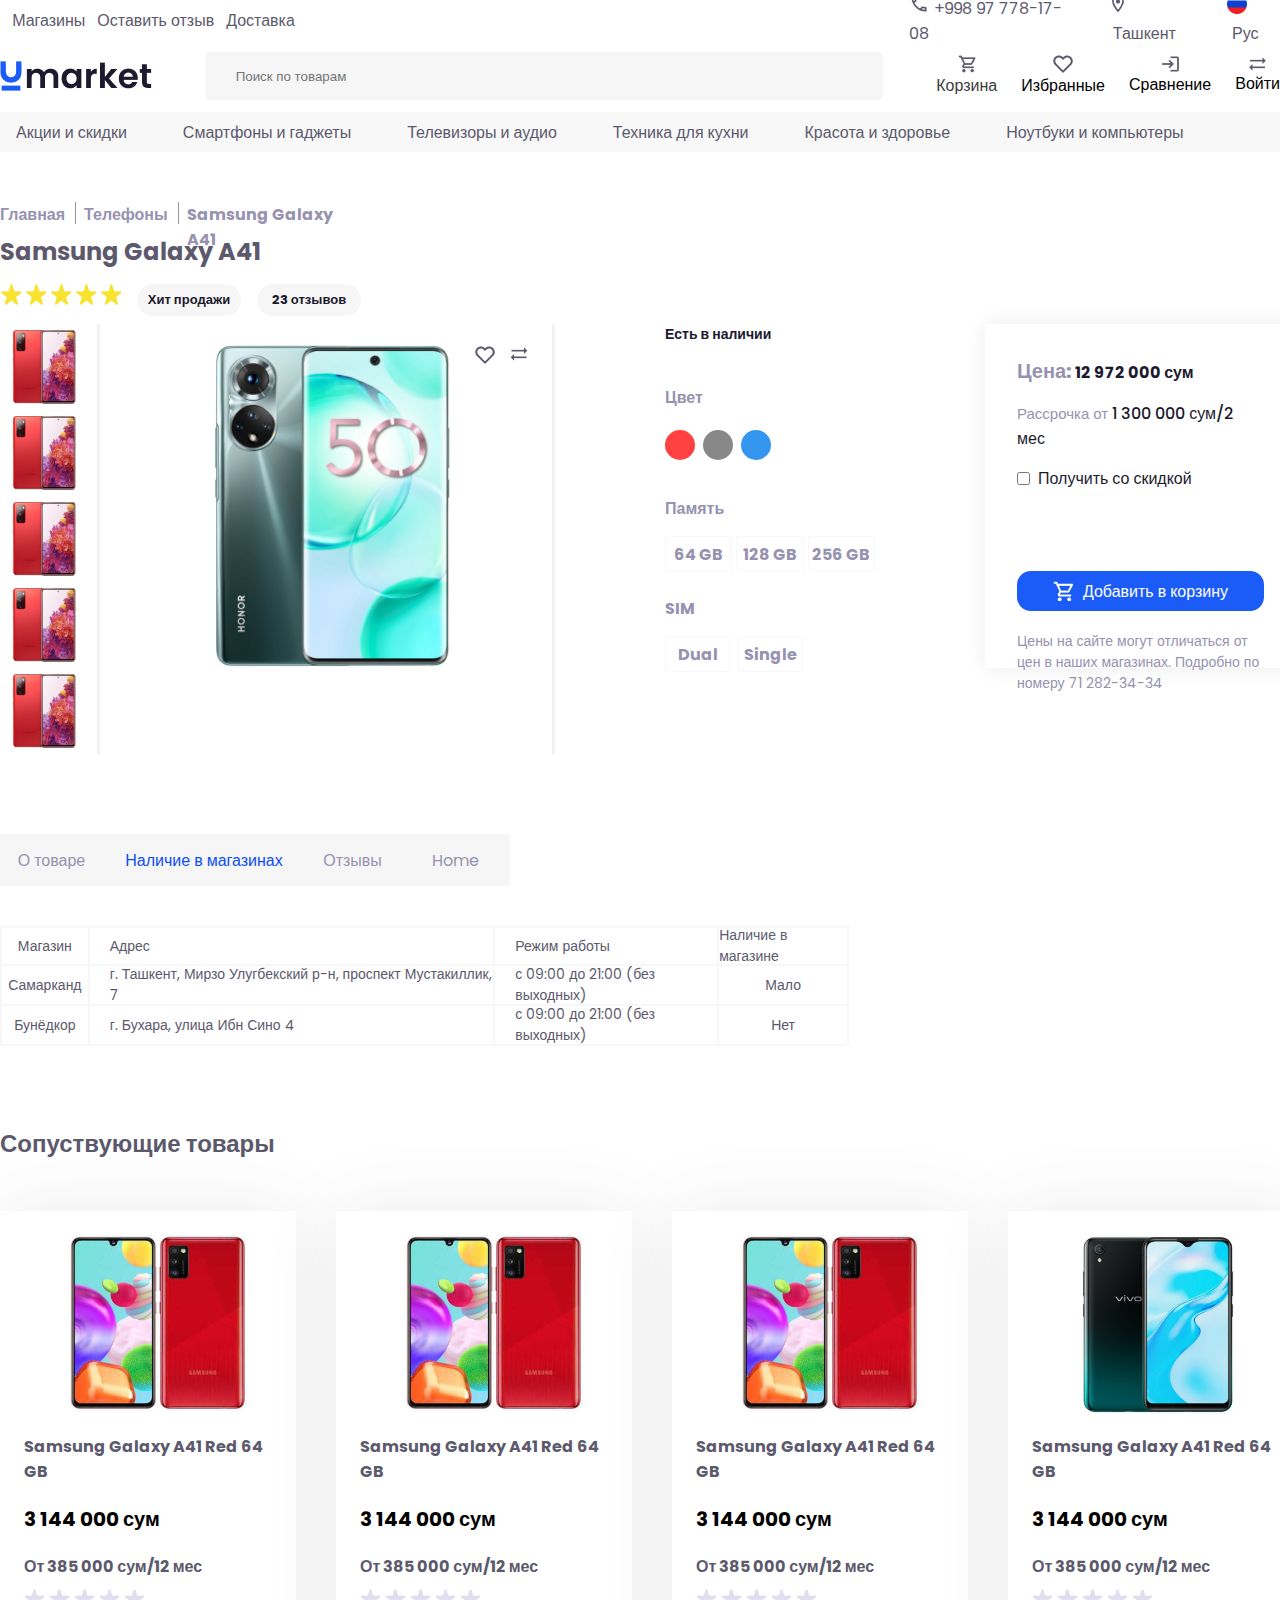
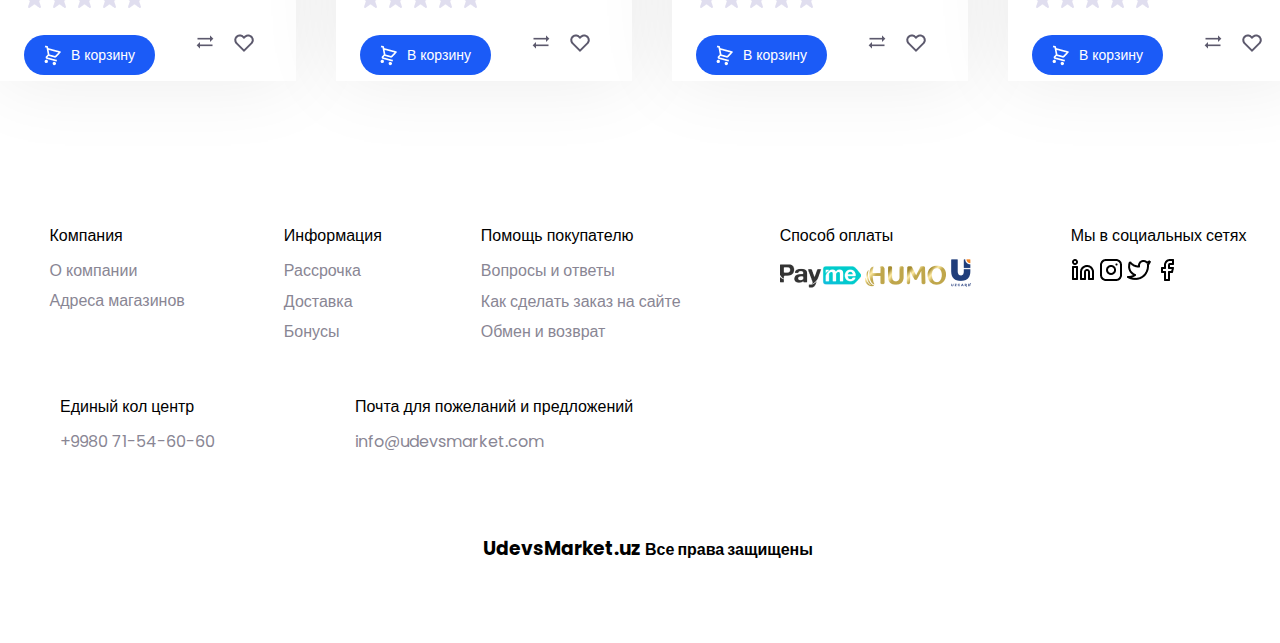
<file: naliche_v_magazine.html>
<!DOCTYPE html>
<html lang="en">
<head>
    <meta charset="UTF-8">
    <meta name="viewport" content="width=device-width, initial-scale=1.0">
    <link rel="stylesheet" href="./nalicheMstyle.css">
    <link rel="preconnect" href="https://fonts.googleapis.com">
    <link rel="preconnect" href="https://fonts.gstatic.com" crossorigin>
    <link href="https://fonts.googleapis.com/css2?family=Poppins&display=swap" rel="stylesheet">
    <title>Document</title>
</head>
<body>
    <div class="wrapper">
        <header>
            <nav>
                <div class="container">
                    <div class="nav_flex">
                        <div class="nav1">
                            <ul>
                                <li><a href="">Магазины</a></li>
                                <li><a href="">Оставить отзыв</a></li>
                                <li><a href="">Доставка</a></li>
                            </ul>
                        </div>
    
                        <div class="nav2">
                            <ul>
                                <li><img width="20" height="20px" src="./images/phone.png" alt=""><a href="">+998 97 778-17-08</a></li>
                                <li><img width="20" height="20px" src="./images/location_on.png" alt=""><a href="">Ташкент</a></li>
                                <li><img width="20" height="20px" src="./images/Ellipse 1.png" alt=""><a href="">Рус</a></li>
                            </ul>
                        </div>
                    </div>
                </div>
            </nav>
    
            <div class="header">
                <div class="container">
                    <div class="header_flex">
                        <div class="head_logo">
                            <img src="./images/Frame 3.png" alt="">
                        </div>
    
                        <div class="head_search">
                            <input type="search" placeholder="Поиск по товарам">
                        </div>
    
                        <div class="extra">
                            <div class="korzina">
                                <a href="./korzina.html">
                                    <img src="./images/Vector (2).png" alt="">
                                    <p>Корзина</p>
                                </a>
                            </div>
    
                            <div class="korzina">
                                <img src="./images/Vector (3).png" alt="">
                                <p>Избранные</p>
                            </div>
                            
                            <div class="korzina">
                                <img src="./images/Group (1).png" alt="">
                                <p>Сравнение</p>
                            </div>
    
                            <div class="korzina">
                                <img src="./images/Group.png" alt="">
                                <p>Войти</p>
                            </div>
                        </div>
                    </div>
                </div>
    
            </div>
    
            <div class="nav">
                <div class="container">
                    <ul>
                        <li><a href="">Акции и скидки</a></li>
                        <li><a href="">Смартфоны и гаджеты</a></li>
                        <li><a href="">Телевизоры и аудио</a></li>
                        <li><a href="">Техника для кухни</a></li>
                        <li><a href="">Красота и здоровье</a></li>
                        <li><a href="">Ноутбуки и компьютеры</a></li>
                    </ul>
                </div>
            </div>
        </header>
    
        <div class="main">
    
            <div class="phone_information">
                <div class="container">
                    <div class="phone_information_title">
                        <div class="telefon">
                            <div class="glavniy">
                                <h2>Главная</h2>
                                <h3>Телефоны</h3>
                                <h4>Samsung Galaxy A41 </h4>
                            </div>
        
                            <div class="phone_title">
                                <h1>Samsung Galaxy A41</h1>
                            </div>
        
                            <div class="otziv">
                                <div class="otziv_star">
                                    <img src="./images/Star 6.jpg" alt="">
                                    <img src="./images/Star 6.jpg" alt="">
                                    <img src="./images/Star 6.jpg" alt="">
                                    <img src="./images/Star 6.jpg" alt="">
                                    <img src="./images/Star 6.jpg" alt="">
                                </div>
        
                                <h5>Хит продажи</h5>
                                <h5>23 отзывов</h5>
                            </div>
                        </div>
    
                        <div class="honor">
                            <div class="honors">
                                <img src="./images/Rectangle 1.png" alt="">
                                <img src="./images/Rectangle 1.png" alt="">
                                <img src="./images/Rectangle 1.png" alt="">
                                <img src="./images/Rectangle 1.png" alt="">
                                <img src="./images/Rectangle 1.png" alt=""> 
                            </div>
    
                            <div class="honor_50">
                                <div class="honor_img">
                                    <img  src="./images/image 5honor.jpg" alt="">
                                </div>
    
                                <div class="honor_icons">
                                    <img src="./images/Vector (3).png" alt="">
                                    <img src="./images/sync_alt.png" alt="">
                                </div>
    
                            </div>
    
                            <div class="honor_sale">
                                <h1>Есть в наличии</h1>
    
                                <div class="honor_text">
                                    <h2>Цвет</h2>
    
                                    <div class="honor_color">
                                        <h3></h3>
                                        <h3></h3>
                                        <h3></h3>
                                    </div>
                                </div>
    
                                <div class="honor_memory">
                                    <h1>Память</h1>
    
                                    <div class="gb">
                                        <h2>64 GB</h2>
                                        <h2>128 GB</h2>
                                        <h2>256 GB</h2>
                                    </div>
                                </div>
    
                                <div class="honor_sim">
                                    <h1>SIM</h1>
    
                                    <div class="honor_region">
                                        <h2>Dual</h2>
                                        <h2>Single</h2>
                                    </div>
                                </div>
                            </div>
    
                            <div class="rasrochka">
                                <div class="rasrochka_item">
                                    <h1>Цена: <span>12 972 000 сум</span></h1>
                                    <h2>Рассрочка от <span>1 300 000 сум/2 мес</span></h2>
                                    <div class="rasrochka_skidka">
                                        <input type="checkbox">
                                        <p>Получить со скидкой</p>
                                    </div>
    
                                    <div class="rasrochka_korzinka">
                                        <img src="./images/Vector (6).png" alt="">
                                        <p>Добавить в корзину</p>
                                    </div>
    
                                    <div class="rasrochka_text">
                                        <p> 
                                            Цены на сайте могут отличаться от цен в наших магазинах.
                                            Подробно по номеру 71 282-34-34 
                                        </p>
                                    </div>
                                </div>
                            </div>
                            
                        </div>
    
                        <div class="tovars">
                            <div class="tovar_inform">
                                <div class="tovar_items">
                                    <a href="./produkt_single.html">О товаре</a>
                                    <a href="./naliche_v_magazine.html">Наличие в магазинах</a>
                                    <a href="./komentariy.html">Отзывы</a>
                                    <a href="./index.html">Home</a>
                                </div>
    
                            </div>
                            
                            <div class="magazin_adress">
                                <div class="magazines">
                                    <h1>Магазин</h1>
                                    <h2>Адрес</h2>
                                    <h3>Режим работы</h3>
                                    <h4>Наличие в магазине</h4>
                                </div>
    
                                <div class="samarqand">
                                    <h1>Самарканд</h1>
                                    <h2>г. Ташкент, Мирзо Улугбекский р-н, проспект Мустакиллик, 7</h2>
                                    <h3>с 09:00 до 21:00 (без выходных)</h3>
                                    <h4>Мало</h4>
                                </div>
    
                                <div class="bunyodkor">
                                    <h1>Бунёдкор</h1>
                                    <h2>г. Бухара, улица Ибн Сино 4</h2>
                                    <h3>с 09:00 до 21:00 (без выходных)</h3>
                                    <h4>Нет</h4>
                                </div>
                            </div>
                            
                        </div>
                    </div>
    
                    <div class="section1">
                    
                        <div class="container">
        
                            <div class="section2_title">
                                <h1>Сопуствующие товары</h1>
                            </div>
        
                            <div class="hit_sales">
                                <div class="hit_sales_item">
                                    <div class="hit_sales_image">
                                        <img src="./images/image 5 (3).jpg" alt="">
                                    </div>
        
                                    <div class="hit_sales_content">
                                        <h3>Samsung Galaxy A41 Red 64 GB</h3>
                                        <h2>3 144 000 сум</h2>
                                        <h3>От 385 000 сум/12 мес</h3>
                                        <div class="hit_sales_content_star">
                                            <img src="./images/Star 1.png" alt="">
                                            <img src="./images/Star 1.png" alt="">
                                            <img src="./images/Star 1.png" alt="">
                                            <img src="./images/Star 1.png" alt="">
                                            <img src="./images/Star 1.png" alt="">
                                        </div>
        
                                        <div class="hit_sales_button">
                                            <button>
                                                <img src="./images/Vector (4).png" alt="">
                                                <span>В корзину</span>
                                            </button>
        
                                            <div class="hit_sales_button_icon">
                                                <img src="./images/sync_alt.png" alt="">
                                                <img src="./images/Vector (3).png" alt="">
                                            </div>
                                        </div>
                                    </div>
        
                                    <a class="hit_sales_item_flex" href="./produkt_single.html">Быстрый просмотр</a>
        
                                </div>
        
                                <div class="hit_sales_item">
                                    <div class="hit_sales_image">
                                        <img src="./images/image 5 (3).jpg" alt="">
                                    </div>
        
                                    <div class="hit_sales_content">
                                        <h3>Samsung Galaxy A41 Red 64 GB</h3>
                                        <h2>3 144 000 сум</h2>
                                        <h3>От 385 000 сум/12 мес</h3>
                                        <div class="hit_sales_content_star">
                                            <img src="./images/Star 1.png" alt="">
                                            <img src="./images/Star 1.png" alt="">
                                            <img src="./images/Star 1.png" alt="">
                                            <img src="./images/Star 1.png" alt="">
                                            <img src="./images/Star 1.png" alt="">
                                        </div>
        
                                        <div class="hit_sales_button">
                                            <button>
                                                <img src="./images/Vector (4).png" alt="">
                                                <span>В корзину</span>
                                            </button>
        
                                            <div class="hit_sales_button_icon">
                                                <img src="./images/sync_alt.png" alt="">
                                                <img src="./images/Vector (3).png" alt="">
                                            </div>
                                        </div>
                                    </div>
        
                                    <a class="hit_sales_item_flex" href="./produkt_single.html">Быстрый просмотр</a>
                                </div>
        
                                <div class="hit_sales_item">
                                    <div class="hit_sales_image">
                                        <img src="./images/image 5 (3).jpg" alt="">
                                    </div>
        
                                    <div class="hit_sales_content">
                                        <h3>Samsung Galaxy A41 Red 64 GB</h3>
                                        <h2>3 144 000 сум</h2>
                                        <h3>От 385 000 сум/12 мес</h3>
                                        <div class="hit_sales_content_star">
                                            <img src="./images/Star 1.png" alt="">
                                            <img src="./images/Star 1.png" alt="">
                                            <img src="./images/Star 1.png" alt="">
                                            <img src="./images/Star 1.png" alt="">
                                            <img src="./images/Star 1.png" alt="">
                                        </div>
        
                                        <div class="hit_sales_button">
                                            <button>
                                                <img src="./images/Vector (4).png" alt="">
                                                <span>В корзину</span>
                                            </button>
        
                                            <div class="hit_sales_button_icon">
                                                <img src="./images/sync_alt.png" alt="">
                                                <img src="./images/Vector (3).png" alt="">
                                            </div>
                                        </div>
                                    </div>
        
                                    <a class="hit_sales_item_flex" href="./produkt_single.html">Быстрый просмотр</a>
                                </div>
        
                                <div class="hit_sales_item">
                                    <div class="hit_sales_image">
                                        <img src="./images/image 5 (2).jpg" alt="">
                                    </div>
        
                                    <div class="hit_sales_content">
                                        <h3>Samsung Galaxy A41 Red 64 GB</h3>
                                        <h2>3 144 000 сум</h2>
                                        <h3>От 385 000 сум/12 мес</h3>
                                        <div class="hit_sales_content_star">
                                            <img src="./images/Star 1.png" alt="">
                                            <img src="./images/Star 1.png" alt="">
                                            <img src="./images/Star 1.png" alt="">
                                            <img src="./images/Star 1.png" alt="">
                                            <img src="./images/Star 1.png" alt="">
                                        </div>
        
                                        <div class="hit_sales_button">
                                            <button>
                                                <img src="./images/Vector (4).png" alt="">
                                                <span>В корзину</span>
                                            </button>
        
                                            <div class="hit_sales_button_icon">
                                                <img src="./images/sync_alt.png" alt="">
                                                <img src="./images/Vector (3).png" alt="">
                                            </div>
                                        </div>
                                    </div>
        
                                       <a class="hit_sales_item_flex" href="./produkt_single.html">Быстрый просмотр</a>
                                </div>
        
                            </div>
                        </div> 
                    </div>
                </div>
            </div>
    
        </div>
    
        <div class="footer">
            <div class="container">
                <div class="footer_item">
                    <div class="company">
                        <ul>
                            <li>Компания</li>
                            <li>О компании</li>
                            <li>Адреса магазинов</li>
                        </ul>
                    </div>
    
                    <div class="information">
                        <ul>
                            <li>Информация</li>
                            <li>Рассрочка</li>
                            <li>Доставка </li>
                            <li>Бонусы</li>
                        </ul>
                    </div>
    
                    <div class="help">
                        <ul>
                            <li>Помощь покупателю</li>
                            <li>Вопросы и ответы</li>
                            <li>Как сделать заказ на сайте</li>
                            <li>Обмен и возврат</li>
                        </ul>
                    </div>
    
                    <div class="paymant">
                        <ul>
                            <li>Способ  оплаты</li>
                        </ul>
                        <img src="./images/image 247.png" alt="">
                        <img src="./images/image 248.png" alt="">
                        <img src="./images/image 249.png" alt="">
                    </div>
    
                    <div class="social_media">
                        <ul>
                            <li>Мы в социальных сетях</li>
                        </ul>
    
                        <div class="facebok">
                            <img src="./images/linkedin.png" alt="">
                            <img src="./images/instagram.png" alt="">
                            <img src="./images/twitter.png" alt="">
                            <img src="./images/facebook.png" alt="">
                        </div>
                    </div>
                </div>
    
                <div class="footer_item2">
                    <div class="footer_item_first">
                        <ul>
                            <li>Единый кол центр</li>
                            <li>+9980 71-54-60-60</li>
                        </ul>
                    </div>
    
                    <div class="footer_item_second">
                        <ul>
                            <li>Почта для пожеланий и предложений</li>
                            <li>info@udevsmarket.com</li>
                        </ul>
                    </div>
                </div>
    
                <div class="end">
                    <h3>UdevsMarket.uz  <span>Все права защищены</span></h3>
                </div>
            </div>
        </div>
    </div>
</body>
</html>
</file>
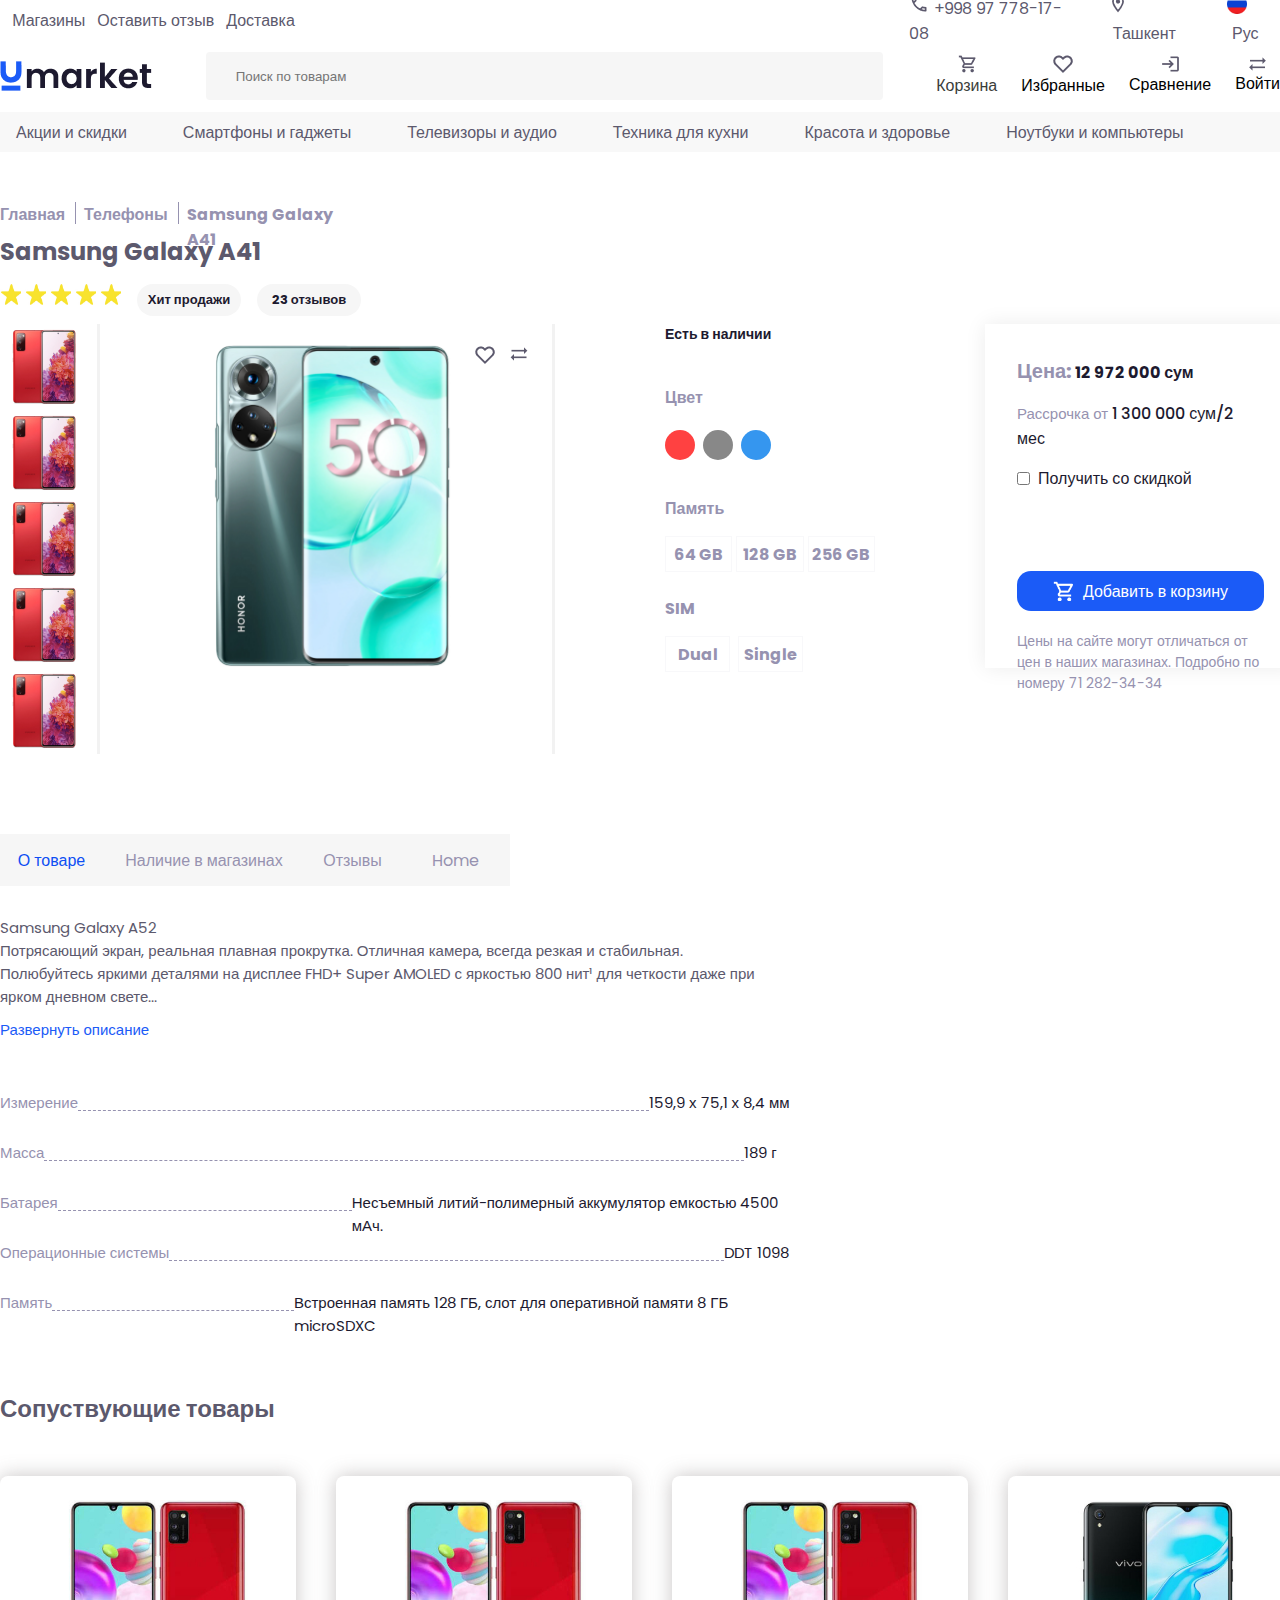
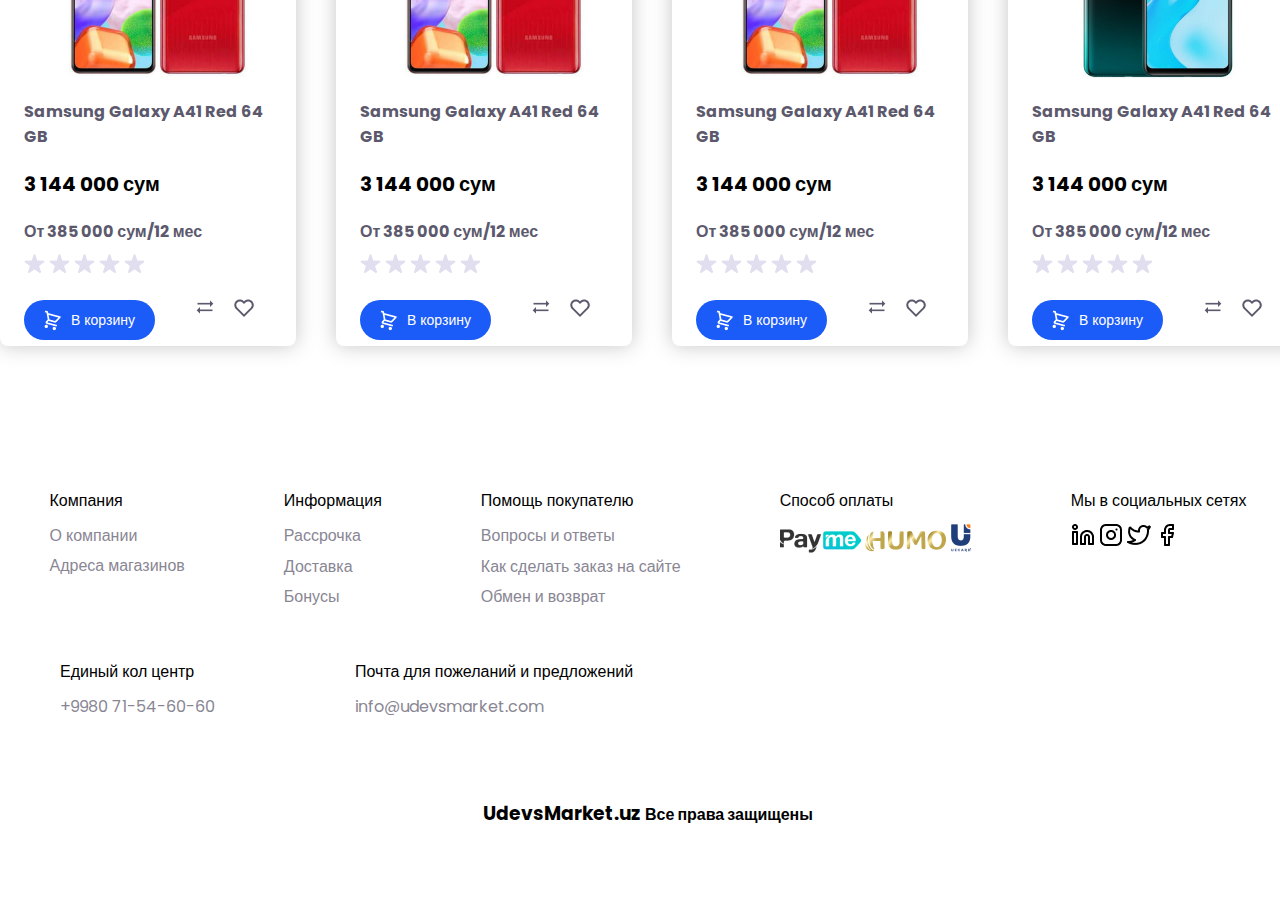
<file: produkt_single.html>
<!DOCTYPE html>
<html lang="en">
<head>
    <meta charset="UTF-8">
    <meta name="viewport" content="width=device-width, initial-scale=1.0">
    <link rel="stylesheet" href="./style2.css">
    <link rel="preconnect" href="https://fonts.googleapis.com">
    <link rel="preconnect" href="https://fonts.gstatic.com" crossorigin>
    <link href="https://fonts.googleapis.com/css2?family=Poppins&display=swap" rel="stylesheet">
    <title>Document</title>
</head>
<body>
    <div class="wrapper">

        <header>
            <nav>
                <div class="container">
                    <div class="nav_flex">
                        <div class="nav1">
                            <ul>
                                <li><a href="">Магазины</a></li>
                                <li><a href="">Оставить отзыв</a></li>
                                <li><a href="">Доставка</a></li>
                            </ul>
                        </div>
    
                        <div class="nav2">
                            <ul>
                                <li><img width="20" height="20px" src="./images/phone.png" alt=""><a href="">+998 97 778-17-08</a></li>
                                <li><img width="20" height="20px" src="./images/location_on.png" alt=""><a href="">Ташкент</a></li>
                                <li><img width="20" height="20px" src="./images/Ellipse 1.png" alt=""><a href="">Рус</a></li>
                            </ul>
                        </div>
                    </div>
                </div>
            </nav>

            <div class="header">
                <div class="container">
                    <div class="header_flex">
                        <div class="head_logo">
                            <img src="./images/Frame 3.png" alt="">
                        </div>
    
                        <div class="head_search">
                            <input type="search" placeholder="Поиск по товарам">
                        </div>
    
                        <div class="extra">
                            <div class="korzina">
                                <a href="./korzina.html">
                                    <img src="./images/Vector (2).png" alt="">
                                    <p>Корзина</p>
                                </a>
                            </div>
    
                            <div class="korzina">
                                <img src="./images/Vector (3).png" alt="">
                                <p>Избранные</p>
                            </div>
                            
                            <div class="korzina">
                                <img src="./images/Group (1).png" alt="">
                                <p>Сравнение</p>
                            </div>
    
                            <div class="korzina">
                                <img src="./images/Group.png" alt="">
                                <p>Войти</p>
                            </div>
                        </div>
                    </div>
                </div>

            </div>

            <div class="nav">
                <div class="container">
                    <ul>
                        <li><a href="">Акции и скидки</a></li>
                        <li><a href="">Смартфоны и гаджеты</a></li>
                        <li><a href="">Телевизоры и аудио</a></li>
                        <li><a href="">Техника для кухни</a></li>
                        <li><a href="">Красота и здоровье</a></li>
                        <li><a href="">Ноутбуки и компьютеры</a></li>
                    </ul>
                </div>
            </div>
        </header>

        <div class="main">

            <div class="phone_information">
                <div class="container">
                    <div class="phone_information_title">
                        <div class="telefon">
                            <div class="glavniy">
                                <h2>Главная</h2>
                                <h3>Телефоны</h3>
                                <h4>Samsung Galaxy A41 </h4>
                            </div>
        
                            <div class="phone_title">
                                <h1>Samsung Galaxy A41</h1>
                            </div>
        
                            <div class="otziv">
                                <div class="otziv_star">
                                    <img src="./images/Star 6.jpg" alt="">
                                    <img src="./images/Star 6.jpg" alt="">
                                    <img src="./images/Star 6.jpg" alt="">
                                    <img src="./images/Star 6.jpg" alt="">
                                    <img src="./images/Star 6.jpg" alt="">
                                </div>
        
                                <h5>Хит продажи</h5>
                                <h5>23 отзывов</h5>
                            </div>
                        </div>

                        <div class="honor">
                            <div class="honors">
                                <img src="./images/Rectangle 1.png" alt="">
                                <img src="./images/Rectangle 1.png" alt="">
                                <img src="./images/Rectangle 1.png" alt="">
                                <img src="./images/Rectangle 1.png" alt="">
                                <img src="./images/Rectangle 1.png" alt=""> 
                            </div>

                            <div class="honor_50">
                                <div class="honor_img">
                                    <img  src="./images/image 5honor.jpg" alt="">
                                </div>

                                <div class="honor_icons">
                                    <img src="./images/Vector (3).png" alt="">
                                    <img src="./images/sync_alt.png" alt="">
                                </div>

                            </div>

                            <div class="honor_sale">
                                <h1>Есть в наличии</h1>

                                <div class="honor_text">
                                    <h2>Цвет</h2>

                                    <div class="honor_color">
                                        <h3></h3>
                                        <h3></h3>
                                        <h3></h3>
                                    </div>
                                </div>

                                <div class="honor_memory">
                                    <h1>Память</h1>
    
                                    <div class="gb">
                                        <h2>64 GB</h2>
                                        <h2>128 GB</h2>
                                        <h2>256 GB</h2>
                                    </div>
                                </div>

                                <div class="honor_sim">
                                    <h1>SIM</h1>

                                    <div class="honor_region">
                                        <h2>Dual</h2>
                                        <h2>Single</h2>
                                    </div>
                                </div>
                            </div>

                            <div class="rasrochka">
                                <div class="rasrochka_item">
                                    <h1>Цена: <span>12 972 000 сум</span></h1>
                                    <h2>Рассрочка от <span>1 300 000 сум/2 мес</span></h2>
                                    <div class="rasrochka_skidka">
                                        <input type="checkbox">
                                        <p>Получить со скидкой</p>
                                    </div>

                                    <div class="rasrochka_korzinka">
                                        <img src="./images/Vector (6).png" alt="">
                                        <p>Добавить в корзину</p>
                                    </div>

                                    <div class="rasrochka_text">
                                        <p> 
                                            Цены на сайте могут отличаться от цен в наших магазинах.
                                            Подробно по номеру 71 282-34-34 
                                        </p>
                                    </div>
                                </div>
                            </div>
                            
                        </div>

                        <div class="tovars">
                            <div class="tovar_inform">
                                <div class="tovar_items">
                                    <a href="./produkt_single.html">О товаре</a>
                                    <a href="./naliche_v_magazine.html">Наличие в магазинах</a>
                                    <a href="./komentariy.html">Отзывы</a>
                                    <a href="./index.html">Home</a>
                                </div>

                                <div class="tover_lorem">
                                    <p>Samsung Galaxy A52</p>

                                    <p>Потрясающий экран, реальная плавная прокрутка. 
                                        Отличная камера, всегда резкая и стабильная.
                                    </p>
                                    
                                    <p>Полюбуйтесь яркими деталями на дисплее FHD+ 
                                        Super AMOLED с яркостью 800 нит¹ для четкости 
                                        даже при ярком дневном свете...
                                    </p>

                                    <h5>Развернуть описание</h5>
                                </div>
                            </div>

                            <div class="tovar_pamit">
                                <div class="tovar_pamit_izmireniy">
                                    <h1>Измерение</h1>
                                    <p></p>
                                    <h2>159,9 х 75,1 х 8,4 мм</h2>
                                </div>

                                <div class="tovar_pamit_massa">
                                    <h1>Масса</h1>
                                    <p></p>
                                    <h2>189 г</h2>
                                </div>

                                <div class="tovar_pamit_batareya">
                                    <h1>Батарея</h1>
                                    <p></p>
                                    <h2>Несъемный литий-полимерный аккумулятор емкостью 4500 мАч.</h2>
                                </div>

                                <div class="tovar_pamit_sistema">
                                    <h1>Операционные системы</h1>
                                    <p></p>
                                    <h2>DDT 1098</h2>
                                </div>

                                <div class="tovar_pamit_memory">
                                    <h1>Память</h1>
                                    <p></p>
                                    <h2>Встроенная память 128 ГБ, слот для оперативной памяти 8 ГБ microSDXC </h2>
                                </div>
                            </div>
                        </div>
                    </div>

                    <div class="section1">
                    
                        <div class="container">
        
                            <div class="section2_title">
                                <h1>Сопуствующие товары</h1>
                            </div>
        
                            <div class="hit_sales">
                                <div class="hit_sales_item">
                                    <div class="hit_sales_image">
                                        <img src="./images/image 5 (3).jpg" alt="">
                                    </div>
        
                                    <div class="hit_sales_content">
                                        <h3>Samsung Galaxy A41 Red 64 GB</h3>
                                        <h2>3 144 000 сум</h2>
                                        <h3>От 385 000 сум/12 мес</h3>
                                        <div class="hit_sales_content_star">
                                            <img src="./images/Star 1.png" alt="">
                                            <img src="./images/Star 1.png" alt="">
                                            <img src="./images/Star 1.png" alt="">
                                            <img src="./images/Star 1.png" alt="">
                                            <img src="./images/Star 1.png" alt="">
                                        </div>
        
                                        <div class="hit_sales_button">
                                            <button>
                                                <img src="./images/Vector (4).png" alt="">
                                                <span>В корзину</span>
                                            </button>
        
                                            <div class="hit_sales_button_icon">
                                                <img src="./images/sync_alt.png" alt="">
                                                <img src="./images/Vector (3).png" alt="">
                                            </div>
                                        </div>
                                    </div>
        
                                    <a class="hit_sales_item_flex" href="./produkt_single.html">Быстрый просмотр</a>
        
                                </div>
        
                                <div class="hit_sales_item">
                                    <div class="hit_sales_image">
                                        <img src="./images/image 5 (3).jpg" alt="">
                                    </div>
        
                                    <div class="hit_sales_content">
                                        <h3>Samsung Galaxy A41 Red 64 GB</h3>
                                        <h2>3 144 000 сум</h2>
                                        <h3>От 385 000 сум/12 мес</h3>
                                        <div class="hit_sales_content_star">
                                            <img src="./images/Star 1.png" alt="">
                                            <img src="./images/Star 1.png" alt="">
                                            <img src="./images/Star 1.png" alt="">
                                            <img src="./images/Star 1.png" alt="">
                                            <img src="./images/Star 1.png" alt="">
                                        </div>
        
                                        <div class="hit_sales_button">
                                            <button>
                                                <img src="./images/Vector (4).png" alt="">
                                                <span>В корзину</span>
                                            </button>
        
                                            <div class="hit_sales_button_icon">
                                                <img src="./images/sync_alt.png" alt="">
                                                <img src="./images/Vector (3).png" alt="">
                                            </div>
                                        </div>
                                    </div>
        
                                    <a class="hit_sales_item_flex" href="./produkt_single.html">Быстрый просмотр</a>
                                </div>
        
                                <div class="hit_sales_item">
                                    <div class="hit_sales_image">
                                        <img src="./images/image 5 (3).jpg" alt="">
                                    </div>
        
                                    <div class="hit_sales_content">
                                        <h3>Samsung Galaxy A41 Red 64 GB</h3>
                                        <h2>3 144 000 сум</h2>
                                        <h3>От 385 000 сум/12 мес</h3>
                                        <div class="hit_sales_content_star">
                                            <img src="./images/Star 1.png" alt="">
                                            <img src="./images/Star 1.png" alt="">
                                            <img src="./images/Star 1.png" alt="">
                                            <img src="./images/Star 1.png" alt="">
                                            <img src="./images/Star 1.png" alt="">
                                        </div>
        
                                        <div class="hit_sales_button">
                                            <button>
                                                <img src="./images/Vector (4).png" alt="">
                                                <span>В корзину</span>
                                            </button>
        
                                            <div class="hit_sales_button_icon">
                                                <img src="./images/sync_alt.png" alt="">
                                                <img src="./images/Vector (3).png" alt="">
                                            </div>
                                        </div>
                                    </div>
        
                                    <a class="hit_sales_item_flex" href="./produkt_single.html">Быстрый просмотр</a>
                                </div>
        
                                <div class="hit_sales_item">
                                    <div class="hit_sales_image">
                                        <img src="./images/image 5 (2).jpg" alt="">
                                    </div>
        
                                    <div class="hit_sales_content">
                                        <h3>Samsung Galaxy A41 Red 64 GB</h3>
                                        <h2>3 144 000 сум</h2>
                                        <h3>От 385 000 сум/12 мес</h3>
                                        <div class="hit_sales_content_star">
                                            <img src="./images/Star 1.png" alt="">
                                            <img src="./images/Star 1.png" alt="">
                                            <img src="./images/Star 1.png" alt="">
                                            <img src="./images/Star 1.png" alt="">
                                            <img src="./images/Star 1.png" alt="">
                                        </div>
        
                                        <div class="hit_sales_button">
                                            <button>
                                                <img src="./images/Vector (4).png" alt="">
                                                <span>В корзину</span>
                                            </button>
        
                                            <div class="hit_sales_button_icon">
                                                <img src="./images/sync_alt.png" alt="">
                                                <img src="./images/Vector (3).png" alt="">
                                            </div>
                                        </div>
                                    </div>
        
                                       <a class="hit_sales_item_flex" href="./produkt_single.html">Быстрый просмотр</a>
                                </div>
        
                            </div>
                        </div> 
                    </div>
                </div>
            </div>

        </div>

        <div class="footer">
            <div class="container">
                <div class="footer_item">
                    <div class="company">
                        <ul>
                            <li>Компания</li>
                            <li>О компании</li>
                            <li>Адреса магазинов</li>
                        </ul>
                    </div>

                    <div class="information">
                        <ul>
                            <li>Информация</li>
                            <li>Рассрочка</li>
                            <li>Доставка </li>
                            <li>Бонусы</li>
                        </ul>
                    </div>

                    <div class="help">
                        <ul>
                            <li>Помощь покупателю</li>
                            <li>Вопросы и ответы</li>
                            <li>Как сделать заказ на сайте</li>
                            <li>Обмен и возврат</li>
                        </ul>
                    </div>

                    <div class="paymant">
                        <ul>
                            <li>Способ  оплаты</li>
                        </ul>
                        <img src="./images/image 247.png" alt="">
                        <img src="./images/image 248.png" alt="">
                        <img src="./images/image 249.png" alt="">
                    </div>

                    <div class="social_media">
                        <ul>
                            <li>Мы в социальных сетях</li>
                        </ul>

                        <div class="facebok">
                            <img src="./images/linkedin.png" alt="">
                            <img src="./images/instagram.png" alt="">
                            <img src="./images/twitter.png" alt="">
                            <img src="./images/facebook.png" alt="">
                        </div>
                    </div>
                </div>

                <div class="footer_item2">
                    <div class="footer_item_first">
                        <ul>
                            <li>Единый кол центр</li>
                            <li>+9980 71-54-60-60</li>
                        </ul>
                    </div>

                    <div class="footer_item_second">
                        <ul>
                            <li>Почта для пожеланий и предложений</li>
                            <li>info@udevsmarket.com</li>
                        </ul>
                    </div>
                </div>

                <div class="end">
                    <h3>UdevsMarket.uz  <span>Все права защищены</span></h3>
                </div>
            </div>
        </div>

    </div>
</body>
</html>
</file>
<file: style.css>
* {
    padding: 0;
    margin: 0;
    box-sizing: border-box;
}

.container {
    width: 1296px;
    margin: 0 auto;
}

.wrapper {
    font-family: 'Poppins', sans-serif;
}

nav {
    width: 100%;
    height: 40px;
    display: flex;
    align-items: center;
    justify-content: space-between;
}

.nav1 ul{
    display: flex;
    align-items: center;
    justify-content: center;
    width: 307px;
    height: 40px;
    gap: 12px;
}

.nav1 ul li {
    list-style: none;
}

.nav1 ul li a {
    text-decoration: none;
    color: #5C596D;
}


.nav2 ul{
    display: flex;
    align-items: center;
    justify-content: center;
    width: 371px;
    height: 40px;
    gap: 32px;
}

.nav2 ul li {
    list-style: none;
}

.nav2 ul li a {
    text-decoration: none;
    color: #5C596D;
    padding: 0 5px;
}

.header {
    display: flex;
    align-items: center;
    justify-content: space-around;
    height: 72px;
}

.head_logo {
    width: 152.02px;
    height: 52px;
    gap: 3px;
}

.head_search input{
    width: 677px;
    height: 48px;
    padding-left: 30px;
    border-radius: 4px;
    outline: none;
    border: none;
    background-color: #F6F6F6;
}

.extra {
    display: flex;
    align-items: center;
    justify-content: space-around;
    gap: 24px;
}

.korzina  {
    display: flex;
    align-items: center;
    justify-content: center;
    flex-direction: column;
}

.korzina a {
    display: flex;
    align-items: center;
    justify-content: center;
    flex-direction: column;
    text-decoration: none;
    color: #3a3d3a;
}

.nav {
    background-color: #F8F8F8;
}

.nav ul{
    display: flex;
    align-items: center;
    /* justify-content: space-around; */
    height: 40px;
    gap: 24px;
}

.nav ul li {
    list-style: none;
    padding: 8px 16px 8px 16px;
}

.nav ul li a {
    text-decoration: none;
    color: #5C596D;
}


.section {
    background-color: #888888;
}

.popular_items {
    display: flex;
    align-items: center;
    /* justify-content: space-around; */
    gap: 48px;
}

.popular_item_items {
    background-color: #f6f6f6;
    display: flex;
    align-items: center;
    justify-content: center;
    width: 300px;
    height: 232px;
}

.popular_titel h2{
    color: #5C596D;
    margin-bottom: 30px;
}

.xit_title h2 {
    color: #5C596D;
    margin: 50px 0 50px 0;
}


.xit_items_item {
    background-color: #fff;
}

.xit_items_item img {
    width: 300px;
    height: 448px;
}

.xit_items img:nth-child(1) {
    width: 330px;
}

.texnka_title h2 {
    color: #5C596D;
    margin: 50px 0 50px 0;
}

.texnika_item {
    display: flex;
    align-items: center;
    gap: 48px;
}

.texniks img {
    width: 235px;
    height: 295px;
}



.brands_title h2{
    color: #5C596D;
    margin: 80px 0 50px 0;
}

.brands_buttons {
    display: flex;
    gap: 12px;
}

.brands_buttons button {
    color: #5C596D;
    background-color: #f6f6f6;
    width: 156px;
    height: 36px;
    display: flex;
    align-items: center;
    justify-content: center;
    border: none;
    cursor: pointer;
    border-radius: 8px;
    transition: all 0.4s ease-in;
}

.brands_buttons button:nth-child(1) {
    color: #9bb5f9;
}

.brands_buttons button:hover {
    background-color: #000;
    color: #fff;
    width: 165px;
    height: 38px;
    box-shadow: 0px 0px 20px 0px #3a3d3a;
}

.brands_logos {
    width: 100%;
    height: 200px;
    padding-top: 50px;
}

.brands_logos1 {
    display: flex;
    align-items: center;
    gap: 10px;
}

.brands_item {
    display: flex;
    align-items: center;
    justify-content: center;
    width: 206px;
    height: 75px;
    border: solid #EAE9EF 1px;
    margin: 3px;
}

.brands_logo2 {
    display: flex;
    align-items: center;
    gap: 10px;
}

.advertising {
    display: flex;
    align-items: center;
    justify-content: center;
    gap: 24px;
    margin-top: 50px;
}

.section6 {
    background-color: #e0e8ff;
}

.advirtisin_item1 {
    display: flex;
    align-items: center;
    justify-content: center;
    position: relative;
}

.advirtisin_item1 img:nth-child(2) {
    position: absolute;
    top: 140px;
    left: 120px;
}

.footer {
    margin-top: 80px;
}

.footer_item {
    display: flex;
    /* align-items: center; */
    justify-content: space-around;
}

.company, ul li {
    list-style: none;
}

.company ul li:nth-child(2) {
    padding-top: 10px;
    color: #898694;
}

.company ul li:nth-child(3) {
    padding-top: 5px;
    color: #898694;
}

.information ul li:nth-child(2) {
    padding-top: 10px;
    color: #898694;
}

.information ul li:nth-child(3) {
    padding-top: 6px;
    color: #898694;
}

.information ul li:nth-child(4) {
    padding-top: 5px;
    color: #898694;
}

.help ul li:nth-child(2) {
    padding-top: 10px;
    color: #898694;
}

.help ul li:nth-child(3) {
    padding-top: 6px;
    color: #898694;
}

.help ul li:nth-child(4) {
    padding-top: 5px;
    color: #898694;
}

.paymant img {
    padding-top: 10px;
}

.facebok {
    padding-top: 10px;
}

.footer_item2 {
    display: flex;
    gap: 140px;
    padding-top: 50px;
    padding-left: 60px;
}

.footer_item_first ul li:nth-child(2){
    padding-top: 10px;
    color: #898694;
}

.footer_item_second ul li:nth-child(2) {
    padding-top: 10px;
    color: #898694;   
}

.end {
    padding: 80px 0;
    text-align: center;
}

span {
    font-size: 16px;
}

.nav_flex {
    display: flex;
    align-items: center;
    justify-content: space-between;
}

.header_flex {
    display: flex;
    align-items: center;
    justify-content: space-between;
}

.banner {
    margin-top: 50px;
}

.section1 {
    padding-top: 50px;
}

.xit_text {
    color: #9c9aa7;
}

.xit_text h5, h4, img{
    margin-top: 10px;
}

.xit_text h4 {
    color: #000;
}

.button {
    display: flex;
    align-items: center;
    justify-content: center;
}

.button a {
    display: flex;
    align-items: center;
    justify-content: center;
    width: 131px;
    height: 40px;
    border-radius: 5px;
    background-color: #1b5bf7;
    color: #fff;
    text-decoration: none;
    margin-top: 20px;
    transition: all 1s;
}

.buttons a:hover {
    background-color: #f6f6f6;
    color: #8f8d9a;
}

.buttons_images {
    display: flex;
}

.section2 {
    padding-top: 80px;  
}

.section4 {
    padding-top: 80px;
}

.pokupka {
    display: flex;
    margin-top: 30px;
    gap: 100px;
}

.pokupka_title {
    color: #9c9aa7;
}

.pokupka_item {
    color: #9c9aa7;
    width: 300px;
    height: 448px;
    background: #fff;
}

.pokupka_item h5 {
    margin-top: 10px;
}

.pokupka_item h4 {
    color: #000;
}

.pokupka_item img:hover {
    background-color: yellow;
}

.xit_images {
    width: 252px;
    height:179px;
    box-sizing: border-box;
    position: relative;
}

.xit_images img{
    width: 252px;
    position: absolute;
    top:0;
    left:0;
    width:100%;
    height: 100%;
    box-sizing: border-box;
}

.section2_title h1 {
    font-size: 24px;
    color: #5C596D;
}


.hit_sales {
    display: flex;
    gap: 40px;
    margin-top: 50PX;
    position: relative;
}

.hit_sales_item {
    width:300px;
    height: 470px;
    background: #fff; 
    padding: 24px 20px 24px 24px;
    box-shadow: 0px 0px 75px 0px #00000014;
    position: relative;
    transition: all 0.4s ease-in;
}


.hit_sales_item:hover {
    width: 320px;
    height: 480px;
    box-shadow: 0px 0px 20px 0px #3a3d3a;
    border-radius: 24px;
}

.hit_sales_item_flex {
    position: absolute;
    display: flex;
    align-items: center;
    justify-content: center;
    width: 193px;
    height: 44px;
    background-color: #fff;
    color: #9692B0;
    font-size: 16px;
    border-radius: 24px;
    top: 100px;
    left: 20%;
    opacity: 0;
    cursor: pointer;
}

.hit_sales_item_flex:hover {
    width: 200px;
    height: 50px;
    box-shadow: 0px 0px 20px 0px #3a3d3a;
}

.hit_sales_item_flex{
    text-decoration: none;
    color: #9692B0;
}

.hit_sales_item:hover .hit_sales_item_flex {
    opacity: 1;
    transition: all 0.4s ease-in;
    font-size: 14px;
}



.hit_sales_image {
    width: 252px;
    height: 179px;

}

.hit_sales_image img {
    width: 100%;
    height: 100%;
}

.hit_sales_content h2, .hit_sales_content h3{
    margin-top: 20px;
    color: #5C596D;
}

.hit_sales_content h2 {
    color: #000;
    font-size: 20px;
}

.hit_sales_content h3{
    font-size: 16px;
}

.hit_sales_content_star {
    margin-top: 10px;
}

.hit_sales button {
    margin-top: 20px;
    width: 131px;
    height: 40px;
    display: flex;
    align-items: center;
    justify-content: center;
    background-color: #1b5bf7;
    color: #fff;
    border: none;
    border-radius: 24px;
    transition: all 0.3s ease-in;
}

.hit_sales_button button span{
    font-size: 14px;
}

.hit_sales button:hover {
    background-color: #000;
    color: #fff;
}

.hit_sales button img {
    margin: 0 10px 0 0;
}

.hit_sales_button {
    display: flex;
    align-items: center;
    gap: 40px;
    
}

.hit_sales_button_icon img{
    margin-right: 15px;
}

.section4_title h1{
    font-size: 24px;
    color: #5C596D;
    margin-bottom: 50px;
}

.pokupka_sales {
    display: flex;
    gap: 40px;
}

.pokupka_sales_images {
    width: 252px;
    height: 179px;
}

.pokupka_sales_images img {
    width: 100%;
    height: 100%;
}

.pokupka_sales_item {
    width:300px;
    height: 470px;
    background: #fff; 
    padding: 24px 20px 24px 24px;
    box-shadow: 0px 0px 75px 0px #00000014
}

.pokupka_sales_text h1{
    font-size: 16px;
    color: #5C596D;
    margin-top: 25px;
}

.pokupka_sales_text h2 {
    font-size: 20px;
    margin-top: 15px;
}

.pokupka_sales_text h3 {
    font-size: 16px;
    color: #5C596D;
    margin-top: 15px;
}

.pokupka_sales_text_icon {
    margin-top: 20px;
}

.pokupka_sales_button {
    margin-top: 20px;
    display: flex;
}

.pokupka_sales_button button{
    width: 131px;
    height: 40px;
    display: flex;
    align-items: center;
    justify-content: center;
    background-color: #1b5bf7;
    font-size: 14px;
    color: #fff;
    border: none;
    border-radius: 24px;
    transition: all 0.4s ease-in;
    cursor: pointer;
}

.pokupka_sales_button button img {
    margin-right: 10px;
    margin-bottom: 10px;
}

.pokupka_sales_button button:hover{
    background-color: #e0e8ff;
    color: #7199fa;
}

.pokupka_sales_like {
    margin-left: 20px;
}

.pokupka_sales_like img:nth-child(1){
    margin: 0 10px 0 10px;
}

.sale_phone {
    position: absolute;
    width: 781px;
    height: 749px;
    background-color: yellow;
    top: 100px;
    left: 330px;
    opacity: 1;
    z-index: 2;
}

.sale_phone_text {
    width: 455px;
    height: 589px;
    margin-left: 30px;
    margin-top: 30px;
}

.sale_phone_item {
    display: flex;
    justify-content: space-between;

}

.sale_phone_item_title h1{
    font-size: 24px;
    color: #5C596D;
}

.sale_phone_text_otziv {
    display: flex;
    align-items: center;
    gap: 60px;
    width: 444px;
    height: 20px;
    margin-top: 20px;
    margin-bottom: 20px;
}

.sale_phone_text_otziv_date h3 {
    font-size: 16px;
    color: #5C596D;
}

.sale_phone_text_otziv_kash h2{
    font-size: 16px;
    color: #5C596D;
}

.sale_phone_text_images {
    width: 455px;
    height: 474px;
}

.first_phone {
    width: 455px;
    height: 354px;
}

.first_phone img {
    width: 100%;
    height: 100%;
}

.second_phone {
    width: 455px;
    height: 104px;
    display: flex;
    align-items: center;
    justify-content: space-between;
    margin-top: 10px;
}

.second_phone img {
    width: 86px;
    height: 86px;
}

.sale_phone_item_pay {
    margin-top: 30px;
    margin-right: 30px;
    width: 216px;
    height: 589px;
}

.sale_phone_item_pay_icon {
    width: 12px;
    height: 12px;
}

.sale_phone_item_pay_icon img{
    width: 100%;
    height: 100%;
    margin-left: 200px;
}

.sale_phone_item_pay_inform {
    width: 216px;
    height: 355px;
    margin-top: 90px;
}

.sale_phone_item_pay_inform h2 {
    font-size: 24px;
    color: #5C596D;
}

.sale_phone_item_pay_inform_color {
    width: 210px;
    height: 239px;
    margin-top: 30px;
}

.phone {
    width: 119px;
    height: 71px;
}

.phone h5 {
    font-size: 16px;
    color: #9692B0;
}

.phone_colors {
    display: flex;
    align-items: center;
    gap: 8px;
    margin-top: 10px;
}

.phone_colors h1 {
    display: flex;
    width: 30px;
    height: 30px;
    border-radius: 50%;
    background-color: #ff4141;
    transition: all 0.2s ease-in;
    cursor: pointer;
}

.phone_colors h1:hover {
    width: 35px;
    height: 35px;
}

.phone_colors h1:nth-child(2) {
    background-color: #888888;
}

.phone_colors h1:nth-child(3) {
    background-color: #3596ef;
}

.phone_memory {
    width: 210px;
    height: 60px;
    margin-top: 20px;
}

.phone_memory h5 {
    font-size: 16px;
    color: #9692B0;
}

.memorys {
    width: 210px;
    height: 36px;
    margin-top: 15px;
}

.memorys span {
    display: inline-flex;
    align-items: center;
    justify-content: center;
    width: 63px;
    height: 36px;
    border: solid 1px #E6E5EC;
    font-size: 16px;
    color: #9692B0;
    transition: all 0.2s ease-in;
    cursor: pointer;
}

.memorys span:hover {
    background-color: #f2f2f2;
}

.phone_sim {
    width: 122px;
    height: 60px;
    margin-top: 30px;
}

.phone_sim h5 {
    font-size: 16px; 
    color: #9692B0;
}

.phone_sim_region span {
    margin-top: 10px;
    display: flex;
    align-items: center;
    justify-content: center;
    width: 65px;
    height: 36px;
    border: solid 1px #E6E5EC;
    color: #9692B0;
    transition: all 0.2s ease-in;
}

.phone_sim_region span:hover {
    background-color: #f2f2f2;
}


.korzina h1 {
    font-size: 14px;
}
</file>
<file: komentariya.css>
* {
    padding: 0;
    margin: 0;
    box-sizing: border-box;
}

.container {
    width: 1296px;
    margin: 0 auto;
}

.wrapper {
    font-family: 'Poppins', sans-serif;
}

nav {
    width: 100%;
    height: 40px;
    display: flex;
    align-items: center;
    justify-content: space-between;
}

.nav1 ul{
    display: flex;
    align-items: center;
    justify-content: center;
    width: 307px;
    height: 40px;
    gap: 12px;
}

.nav1 ul li {
    list-style: none;
}

.nav1 ul li a {
    text-decoration: none;
    color: #5C596D;
}


.nav2 ul{
    display: flex;
    align-items: center;
    justify-content: center;
    width: 371px;
    height: 40px;
    gap: 32px;
}

.nav2 ul li {
    list-style: none;
}

.nav2 ul li a {
    text-decoration: none;
    color: #5C596D;
    padding: 0 5px;
}

.header {
    display: flex;
    align-items: center;
    justify-content: space-around;
    height: 72px;
}

.head_logo {
    width: 152.02px;
    height: 52px;
    gap: 3px;
}

.head_search input{
    width: 677px;
    height: 48px;
    padding-left: 30px;
    border-radius: 4px;
    outline: none;
    border: none;
    background-color: #F6F6F6;
}

.extra {
    display: flex;
    align-items: center;
    justify-content: space-around;
    gap: 24px;
}

.korzina  {
    display: flex;
    align-items: center;
    justify-content: center;
    flex-direction: column;
}

.korzina a {
    display: flex;
    align-items: center;
    justify-content: center;
    flex-direction: column;
    text-decoration: none;
    color: #3a3d3a;
}

.nav {
    background-color: #F8F8F8;
}

.nav ul{
    display: flex;
    align-items: center;
    /* justify-content: space-around; */
    height: 40px;
    gap: 24px;
}

.nav ul li {
    list-style: none;
    padding: 8px 16px 8px 16px;
}

.nav ul li a {
    text-decoration: none;
    color: #5C596D;
}

.nav_flex {
    display: flex;
    align-items: center;
    justify-content: space-between;
}

.header_flex {
    display: flex;
    align-items: center;
    justify-content: space-between;
}









.main {
    padding-top: 50px;
}

.phone_information {
    padding-bottom: 62px;
    
}

.phone_information_title {
    width: 1296px;
    /* height: 490px; */
}

.telefon {
    width: 367.2px;
    height: 122px;
}

.glavniy{
    width: 344px;
    height: 22px;
    display: flex;
    gap: 8px;
}

.glavniy h2, .glavniy h3, .glavniy h4 {
    font-size: 16px;
    color: #9692B0;
    
}

.glavniy h2 {
    border-right: solid 1px #9692B0;
    padding-right: 10px;
}

.glavniy h3 {
    border-right: solid 1px #9692B0;
    padding-right: 10px;
}

.phone_title {
    margin-top: 10px;
}

.phone_title h1{
    font-size: 24px;
    color: #5C596D;
}

.otziv {
    margin-top: 15px;
    display: flex;
    gap: 16px;
}

.otziv_star img{
    width: 21px;
    height: 21px;
    cursor: pointer;
}

.otziv h5 {
    display: flex;
    align-items: center;
    justify-content: center;
    width: 104px;
    height: 32px;
    font-size: 13px;
    color: #1D1A2F;
    background-color: #f6f6f6;
    border-radius: 55px;
    cursor: pointer;
}

.honor {
    display: flex;
    /* gap: 24px; */
    justify-content: space-between;
    
}

.honors {
    width: 100px;
    display: flex;
    align-items: center;
    justify-content: center;
    flex-direction: column;
    padding-right: 10px;
    border-right: solid 3px #F2F2F2;
}

.honor_50 {
    width: 345px;
    display: flex;
    gap: 16px;
    border-right: solid 3px #F2F2F2;
}

.honor_img {
    width: 244px;
    height: 323px;
    overflow: hidden;
    margin-top: 20px;
}

.honor_img img{
    width: 100%;
    height: 100%;
}

.honor_icons {
    margin-top: 20px;
}

.honor_icons img {
    margin: 0 5px;
}

.honor_sale {
    width: 210px;
}

.honor_sale h1 {
    font-size: 14px;
    color: #1D1A2F;
}

.honor_text {
    width: 119px;
    height: 71px;
    margin-top: 40px;
}

.honor_text h2 {
    font-size: 16px;
    color: #9692B0;
}

.honor_color {
    display: flex;
    margin-top: 20px;
    gap: 8px;
}

.honor_color h3 {
    width: 30px;
    height: 30px;
    border-radius: 50%;
    background-color: #ff4141;
    transition: all 0.3s;
}

.honor_color h3:hover {
    outline: 1px solid rgb(61, 61, 229);
    outline-offset: 5px;
    width: 32px;
    height: 32px;
}

.honor_color h3:nth-child(2) {
    background-color: #888888;
}

.honor_color h3:nth-child(3) {
    background-color: #3596ef;
}

.honor_memory {
    width: 210px;
    height: 60px;
    margin-top: 40px;
}

.honor_memory h1 {
    font-size: 16px;
    color: #9692B0;
}

.gb {
    width: 210px;
    height: 36px;
    display: flex;
    gap: 4px;
}

.gb h2 {
    display: flex;
    align-items: center;
    justify-content: center;
    width: 72px;
    height: 36px;
    font-size: 16px;
    color: #9692B0;
    border: solid 1px #f8f8fa;
    margin-top: 15px;
    cursor: pointer;
}

.gb h2:hover {
    background-color: #f2f2f2;
}

.honor_sim {
    margin-top: 40px;
}

.honor_sim h1 {
    font-size: 16px;
    color: #9692B0;
}

.honor_region {
    display: flex;
    margin-top: 15px;
    gap: 8px    ;
}

.honor_region h2 {
    display: flex;
    align-items: center;
    justify-content: center;
    font-size: 16px;
    color: #9692B0;
    width: 65px;
    height: 36px;
    border: solid 1px #f8f8fa;
    cursor: pointer;
}

.honor_region h2:hover {
    background-color: #f2f2f2;
}

.rasrochka {
    width: 311px;
    height: 344px;
    box-shadow: 0px 0px 20px 0px #00000014;
}

.rasrochka_item {
    width: 247px;
    height: 280px;
    margin: 32px auto;
}

.rasrochka_item h1 {
    font-size: 20px;
    color: #9692B0;
    font-weight: 700;
}

.rasrochka_item h1 span {
    color: #1D1A2F;
}

.rasrochka_item h2 {
    font-size: 15px;
    font-weight: 500;
    color: #9692B0;
    margin-top: 15px;
}

.rasrochka_item h2 span {
    color: #1D1A2F;
}

.rasrochka_skidka {
    display: flex;
    margin-top: 15px;
    gap: 8px;
    color: #1D1A2F;
}

.rasrochka_skidka input {
    cursor: pointer;
}

.rasrochka_korzinka {
    display: flex;
    align-items: center;
    justify-content: center;
    width: 247px;
    height: 40px;
    margin-top: 80px;
    background-color: #1b5bf7;
    gap: 10px;
    color: #fff;
    border-radius: 14px;
    cursor: pointer;
    transition: all 0.4s ease-in;
}

.rasrochka_korzinka:hover {
    background-color: #1D1A2F;
    color: #fff;
}

.rasrochka_korzinka img {
    width: 20px;
    height: 20px;
}

.rasrochka_text p {
    margin-top: 20px;
    color: #9692B0;
    font-size: 14px;
}













.tovars {
    margin-top: 80px;
    width: 849px;
}

.tovar_inform {

}

.tovar_items {
    display: flex;
    cursor: pointer;
}

.tovar_items a {
    display: flex;
    align-items: center;
    justify-content: center;
    font-size: 16px;
    color: #9692B0;
    background-color: #F6F6F6;
    text-decoration: none;
}

.tovar_items a:nth-child(3) {
    color: #0d4ef3;
}

.tovar_items a:hover {
    color: #0f2d81;
}

.tovar_items a:nth-child(1) {
    width: 103px;
    height: 52px;
}

.tovar_items a:nth-child(2) {
    width: 202px;
    height: 52px;
}

.tovar_items a:nth-child(3) {
    width: 95px;
    height: 52px;
}

.tovar_items a:nth-child(4) {
    width: 110px;
    height: 52px;
}







.coments {
    margin-top: 30px;
}

.napisat_otziv {
    display: flex;
    align-items: center;
    justify-content: center;
    width: 200px;
    height: 40px;
    background-color: #f4f7ff;
    border-radius: 4px;
    cursor: pointer;
}

.napisat_otziv h1 {
    font-size: 14px;
    color: #1B5BF7;
}

.adrian {
    margin-top: 20px;
    width: 742px;
    height: 188px;
    background-color: #f6f6f6;
}

.adrian_item {
    width: 663px;
    height: 156px;
    margin: 0 auto;
    padding-top: 10px;
}

.adrian_name {
    display: flex;
    align-items: center;
    justify-content: space-between;
}

.adrian_name h2 {
    font-weight: 400;
    font-size: 14px;
    color: #3C3C4380;
}

.adrian_text {
    display: flex;
    align-items: center;
    width: 161px;
    height: 40px;
    gap: 8px;
}

.adrian_text img {
    width: 40px;
    height: 40px;
}

.adrian_text h1 {
    font-size: 16px;
    font-weight: 400;
    color: #5C596D;
}

.adrian_information {
    margin-top: 20px;
    width: 600px;
    height: 40px;
}

.adrian_information p {
    font-weight: 400;
    font-size: 15px;
    color: #5C596D;
}

.adrian_likes {
    margin-top: 30px;
    display: flex;
    align-items: center;
    justify-content: space-between;
    width: 123px;
    height: 24px;
}

.like {
    display: flex;
    align-items: center;
    gap: 8px;
    width: 48px;
    height: 24px;
} 

.like img {
    width: 22px;
    height: 20px;
}

.like p, .dislike p {
    color: #5C596D;
    font-size: 16px;
    font-weight: 400;
}

.dislike {
    display: flex;
    align-items: center;
    gap: 8px;
    width: 48px;
    height: 24px;
}

.dislike img {
    width: 22px;
    height: 20px;
    margin-top: 7px;
}

















.section1 {
    padding-top: 80px;  
}

.section2_title h1 {
    font-weight: 700;
    font-size: 24px;
    color: #5C596D;
}

.hit_sales {
    display: flex;
    gap: 40px;
    margin-top: 50PX;
    position: relative;
}

.hit_sales_item {
    width:300px;
    height: 470px;
    background: #fff; 
    padding: 24px 20px 24px 24px;
    box-shadow: 0px 0px 75px 0px #00000014;
    position: relative;
    transition: all 0.4s ease-in;
}

.hit_sales_item:hover {
    width: 340px;
    height: 480px;
    box-shadow: 0px 0px 20px 0px #3a3d3a;
    border-radius: 24px;
}

.hit_sales_item_flex {
    position: absolute;
    display: flex;
    align-items: center;
    justify-content: center;
    width: 193px;
    height: 44px;
    background-color: #fff;
    color: #9692B0;
    font-size: 16px;
    border-radius: 24px;
    top: 100px;
    left: 20%;
    opacity: 0;
    cursor: pointer;
}

.hit_sales_item_flex:hover {
    width: 200px;
    height: 50px;
    box-shadow: 0px 0px 20px 0px #3a3d3a;
}

.hit_sales_item_flex{
    text-decoration: none;
    color: #9692B0;
}

.hit_sales_item:hover .hit_sales_item_flex {
    opacity: 1;
    transition: all 0.4s ease-in;
    font-size: 14px;
}



.hit_sales_image {
    width: 252px;
    height: 179px;

}

.hit_sales_image img {
    width: 100%;
    height: 100%;
}

.hit_sales_content h2, .hit_sales_content h3{
    margin-top: 20px;
    color: #5C596D;
}

.hit_sales_content h2 {
    color: #000;
    font-size: 20px;
}

.hit_sales_content h3{
    font-size: 16px;
}

.hit_sales_content_star {
    margin-top: 10px;
}

.hit_sales button {
    margin-top: 20px;
    width: 131px;
    height: 40px;
    display: flex;
    align-items: center;
    justify-content: center;
    background-color: #1b5bf7;
    color: #fff;
    border: none;
    border-radius: 24px;
    transition: all 0.3s ease-in;
}

.hit_sales_button button span{
    font-size: 14px;
}

.hit_sales button:hover {
    background-color: #e0e8ff;
    color: #7199fa;
}

.hit_sales button img {
    margin: 0 10px 0 0;
}

.hit_sales_button {
    display: flex;
    align-items: center;
    gap: 40px;
    
}

.hit_sales_button_icon img{
    margin-right: 15px;
}

















.footer {
    margin-top: 80px;
}

.footer_item {
    display: flex;
    /* align-items: center; */
    justify-content: space-around;
}

.company, ul li {
    list-style: none;
}

.company ul li:nth-child(2) {
    padding-top: 10px;
    color: #898694;
}

.company ul li:nth-child(3) {
    padding-top: 5px;
    color: #898694;
}

.information ul li:nth-child(2) {
    padding-top: 10px;
    color: #898694;
}

.information ul li:nth-child(3) {
    padding-top: 6px;
    color: #898694;
}

.information ul li:nth-child(4) {
    padding-top: 5px;
    color: #898694;
}

.help ul li:nth-child(2) {
    padding-top: 10px;
    color: #898694;
}

.help ul li:nth-child(3) {
    padding-top: 6px;
    color: #898694;
}

.help ul li:nth-child(4) {
    padding-top: 5px;
    color: #898694;
}

.paymant img {
    padding-top: 10px;
}

.facebok {
    padding-top: 10px;
}

.footer_item2 {
    display: flex;
    gap: 140px;
    padding-top: 50px;
    padding-left: 60px;
}

.footer_item_first ul li:nth-child(2){
    padding-top: 10px;
    color: #898694;
}

.footer_item_second ul li:nth-child(2) {
    padding-top: 10px;
    color: #898694;   
}

.end {
    padding: 80px 0;
    text-align: center;
}

span {
    font-size: 16px;
}
</file>
<file: korzina.css>
* {
    padding: 0;
    margin: 0;
    box-sizing: border-box;
}

.container {
    width: 1296px;
    margin: 0 auto;
}

.wrapper {
    font-family: 'Poppins', sans-serif;
}

nav {
    width: 100%;
    height: 40px;
    display: flex;
    align-items: center;
    justify-content: space-between;
}

.nav1 ul{
    display: flex;
    align-items: center;
    justify-content: center;
    width: 307px;
    height: 40px;
    gap: 12px;
}

.nav1 ul li {
    list-style: none;
}

.nav1 ul li a {
    text-decoration: none;
    color: #5C596D;
}


.nav2 ul{
    display: flex;
    align-items: center;
    justify-content: center;
    width: 371px;
    height: 40px;
    gap: 32px;
}

.nav2 ul li {
    list-style: none;
}

.nav2 ul li a {
    text-decoration: none;
    color: #5C596D;
    padding: 0 5px;
}

.header {
    display: flex;
    align-items: center;
    justify-content: space-around;
    height: 72px;
}

.head_logo {
    width: 152.02px;
    height: 52px;
    gap: 3px;
}

.head_search input{
    width: 677px;
    height: 48px;
    padding-left: 30px;
    border-radius: 4px;
    outline: none;
    border: none;
    background-color: #F6F6F6;
}

.extra {
    display: flex;
    align-items: center;
    justify-content: space-around;
    gap: 24px;
}

.korzina  {
    display: flex;
    align-items: center;
    justify-content: center;
    flex-direction: column;
}

.korzina a {
    display: flex;
    align-items: center;
    justify-content: center;
    flex-direction: column;
    text-decoration: none;
    color: #3a3d3a;
}

.nav {
    background-color: #F8F8F8;
}

.nav ul{
    display: flex;
    align-items: center;
    /* justify-content: space-around; */
    height: 40px;
    gap: 24px;
}

.nav ul li {
    list-style: none;
    padding: 8px 16px 8px 16px;
}

.nav ul li a {
    text-decoration: none;
    color: #5C596D;
}

.nav_flex {
    display: flex;
    align-items: center;
    justify-content: space-between;
}

.header_flex {
    display: flex;
    align-items: center;
    justify-content: space-between;
}



















.section1 {
    padding-top: 600px;  
}

.section2_title h1 {
    font-weight: 700;
    font-size: 24px;
    color: #5C596D;
}

.hit_sales {
    display: flex;
    gap: 40px;
    margin-top: 50PX;
    position: relative;
}

.hit_sales_item {
    width:300px;
    height: 470px;
    background: #fff; 
    padding: 24px 20px 24px 24px;
    box-shadow: 0px 0px 75px 0px #00000014;
    position: relative;
    transition: all 0.4s ease-in;
}

.hit_sales_item:hover {
    width: 340px;
    height: 480px;
    box-shadow: 0px 0px 20px 0px #3a3d3a;
    border-radius: 24px;
}

.hit_sales_item_flex {
    position: absolute;
    display: flex;
    align-items: center;
    justify-content: center;
    width: 193px;
    height: 44px;
    background-color: #fff;
    color: #9692B0;
    font-size: 16px;
    border-radius: 24px;
    top: 100px;
    left: 20%;
    opacity: 0;
    cursor: pointer;
}

.hit_sales_item_flex:hover {
    width: 200px;
    height: 50px;
    box-shadow: 0px 0px 20px 0px #3a3d3a;
}

.hit_sales_item_flex{
    text-decoration: none;
    color: #9692B0;
}

.hit_sales_item:hover .hit_sales_item_flex {
    opacity: 1;
    transition: all 0.4s ease-in;
    font-size: 14px;
}



.hit_sales_image {
    width: 252px;
    height: 179px;

}

.hit_sales_image img {
    width: 100%;
    height: 100%;
}

.hit_sales_content h2, .hit_sales_content h3{
    margin-top: 20px;
    color: #5C596D;
}

.hit_sales_content h2 {
    color: #000;
    font-size: 20px;
}

.hit_sales_content h3{
    font-size: 16px;
}

.hit_sales_content_star {
    margin-top: 10px;
}

.hit_sales button {
    margin-top: 20px;
    width: 131px;
    height: 40px;
    display: flex;
    align-items: center;
    justify-content: center;
    background-color: #1b5bf7;
    color: #fff;
    border: none;
    border-radius: 24px;
    transition: all 0.3s ease-in;
}

.hit_sales_button button span{
    font-size: 14px;
}

.hit_sales button:hover {
    background-color: #e0e8ff;
    color: #7199fa;
}

.hit_sales button img {
    margin: 0 10px 0 0;
}

.hit_sales_button {
    display: flex;
    align-items: center;
    gap: 40px;
    
}

.hit_sales_button_icon img{
    margin-right: 15px;
}






















.footer {
    margin-top: 80px;
}

.footer_item {
    display: flex;
    /* align-items: center; */
    justify-content: space-around;
}

.company, ul li {
    list-style: none;
}

.company ul li:nth-child(2) {
    padding-top: 10px;
    color: #898694;
}

.company ul li:nth-child(3) {
    padding-top: 5px;
    color: #898694;
}

.information ul li:nth-child(2) {
    padding-top: 10px;
    color: #898694;
}

.information ul li:nth-child(3) {
    padding-top: 6px;
    color: #898694;
}

.information ul li:nth-child(4) {
    padding-top: 5px;
    color: #898694;
}

.help ul li:nth-child(2) {
    padding-top: 10px;
    color: #898694;
}

.help ul li:nth-child(3) {
    padding-top: 6px;
    color: #898694;
}

.help ul li:nth-child(4) {
    padding-top: 5px;
    color: #898694;
}

.paymant img {
    padding-top: 10px;
}

.facebok {
    padding-top: 10px;
}

.footer_item2 {
    display: flex;
    gap: 140px;
    padding-top: 50px;
    padding-left: 60px;
}

.footer_item_first ul li:nth-child(2){
    padding-top: 10px;
    color: #898694;
}

.footer_item_second ul li:nth-child(2) {
    padding-top: 10px;
    color: #898694;   
}

.end {
    padding: 80px 0;
    text-align: center;
}

span {
    font-size: 16px;
}
</file>
<file: nalicheMstyle.css>
* {
    padding: 0;
    margin: 0;
    box-sizing: border-box;
}

.container {
    width: 1296px;
    margin: 0 auto;
}

.wrapper {
    font-family: 'Poppins', sans-serif;
}

nav {
    width: 100%;
    height: 40px;
    display: flex;
    align-items: center;
    justify-content: space-between;
}

.nav1 ul{
    display: flex;
    align-items: center;
    justify-content: center;
    width: 307px;
    height: 40px;
    gap: 12px;
}

.nav1 ul li {
    list-style: none;
}

.nav1 ul li a {
    text-decoration: none;
    color: #5C596D;
}


.nav2 ul{
    display: flex;
    align-items: center;
    justify-content: center;
    width: 371px;
    height: 40px;
    gap: 32px;
}

.nav2 ul li {
    list-style: none;
}

.nav2 ul li a {
    text-decoration: none;
    color: #5C596D;
    padding: 0 5px;
}

.header {
    display: flex;
    align-items: center;
    justify-content: space-around;
    height: 72px;
}

.head_logo {
    width: 152.02px;
    height: 52px;
    gap: 3px;
}

.head_search input{
    width: 677px;
    height: 48px;
    padding-left: 30px;
    border-radius: 4px;
    outline: none;
    border: none;
    background-color: #F6F6F6;
}

.extra {
    display: flex;
    align-items: center;
    justify-content: space-around;
    gap: 24px;
}

.korzina  {
    display: flex;
    align-items: center;
    justify-content: center;
    flex-direction: column;
}

.korzina a {
    display: flex;
    align-items: center;
    justify-content: center;
    flex-direction: column;
    text-decoration: none;
    color: #3a3d3a;
}

.nav {
    background-color: #F8F8F8;
}

.nav ul{
    display: flex;
    align-items: center;
    /* justify-content: space-around; */
    height: 40px;
    gap: 24px;
}

.nav ul li {
    list-style: none;
    padding: 8px 16px 8px 16px;
}

.nav ul li a {
    text-decoration: none;
    color: #5C596D;
}

.nav_flex {
    display: flex;
    align-items: center;
    justify-content: space-between;
}

.header_flex {
    display: flex;
    align-items: center;
    justify-content: space-between;
}

.main {
    padding-top: 50px;
}

.phone_information {
    padding-bottom: 62px;
    
}

.phone_information_title {
    width: 1296px;
    /* height: 490px; */
}

.telefon {
    width: 367.2px;
    height: 122px;
}

.glavniy{
    width: 344px;
    height: 22px;
    display: flex;
    gap: 8px;
}

.glavniy h2, .glavniy h3, .glavniy h4 {
    font-size: 16px;
    color: #9692B0;
    
}

.glavniy h2 {
    border-right: solid 1px #9692B0;
    padding-right: 10px;
}

.glavniy h3 {
    border-right: solid 1px #9692B0;
    padding-right: 10px;
}

.phone_title {
    margin-top: 10px;
}

.phone_title h1{
    font-size: 24px;
    color: #5C596D;
}

.otziv {
    margin-top: 15px;
    display: flex;
    gap: 16px;
}

.otziv_star img{
    width: 21px;
    height: 21px;
    cursor: pointer;
}

.otziv h5 {
    display: flex;
    align-items: center;
    justify-content: center;
    width: 104px;
    height: 32px;
    font-size: 13px;
    color: #1D1A2F;
    background-color: #f6f6f6;
    border-radius: 55px;
    cursor: pointer;
}

.honor {
    display: flex;
    /* gap: 24px; */
    justify-content: space-between;
    
}

.honors {
    width: 100px;
    display: flex;
    align-items: center;
    justify-content: center;
    flex-direction: column;
    padding-right: 10px;
    border-right: solid 3px #F2F2F2;
}

.honor_50 {
    width: 345px;
    display: flex;
    gap: 16px;
    border-right: solid 3px #F2F2F2;
}

.honor_img {
    width: 244px;
    height: 323px;
    overflow: hidden;
    margin-top: 20px;
}

.honor_img img{
    width: 100%;
    height: 100%;
}

.honor_icons {
    margin-top: 20px;
}

.honor_icons img {
    margin: 0 5px;
}

.honor_sale {
    width: 210px;
}

.honor_sale h1 {
    font-size: 14px;
    color: #1D1A2F;
}

.honor_text {
    width: 119px;
    height: 71px;
    margin-top: 40px;
}

.honor_text h2 {
    font-size: 16px;
    color: #9692B0;
}

.honor_color {
    display: flex;
    margin-top: 20px;
    gap: 8px;
}

.honor_color h3 {
    width: 30px;
    height: 30px;
    border-radius: 50%;
    background-color: #ff4141;
    transition: all 0.3s;
}

.honor_color h3:hover {
    outline: 1px solid rgb(61, 61, 229);
    outline-offset: 5px;
    width: 32px;
    height: 32px;
}

.honor_color h3:nth-child(2) {
    background-color: #888888;
}

.honor_color h3:nth-child(3) {
    background-color: #3596ef;
}

.honor_memory {
    width: 210px;
    height: 60px;
    margin-top: 40px;
}

.honor_memory h1 {
    font-size: 16px;
    color: #9692B0;
}

.gb {
    width: 210px;
    height: 36px;
    display: flex;
    gap: 4px;
}

.gb h2 {
    display: flex;
    align-items: center;
    justify-content: center;
    width: 72px;
    height: 36px;
    font-size: 16px;
    color: #9692B0;
    border: solid 1px #f8f8fa;
    margin-top: 15px;
    cursor: pointer;
}

.gb h2:hover {
    background-color: #f2f2f2;
}

.honor_sim {
    margin-top: 40px;
}

.honor_sim h1 {
    font-size: 16px;
    color: #9692B0;
}

.honor_region {
    display: flex;
    margin-top: 15px;
    gap: 8px    ;
}

.honor_region h2 {
    display: flex;
    align-items: center;
    justify-content: center;
    font-size: 16px;
    color: #9692B0;
    width: 65px;
    height: 36px;
    border: solid 1px #f8f8fa;
    cursor: pointer;
}

.honor_region h2:hover {
    background-color: #f2f2f2;
}

.rasrochka {
    width: 311px;
    height: 344px;
    box-shadow: 0px 0px 20px 0px #00000014;
}

.rasrochka_item {
    width: 247px;
    height: 280px;
    margin: 32px auto;
}

.rasrochka_item h1 {
    font-size: 20px;
    color: #9692B0;
    font-weight: 700;
}

.rasrochka_item h1 span {
    color: #1D1A2F;
}

.rasrochka_item h2 {
    font-size: 15px;
    font-weight: 500;
    color: #9692B0;
    margin-top: 15px;
}

.rasrochka_item h2 span {
    color: #1D1A2F;
}

.rasrochka_skidka {
    display: flex;
    margin-top: 15px;
    gap: 8px;
    color: #1D1A2F;
}

.rasrochka_skidka input {
    cursor: pointer;
}

.rasrochka_korzinka {
    display: flex;
    align-items: center;
    justify-content: center;
    width: 247px;
    height: 40px;
    margin-top: 80px;
    background-color: #1b5bf7;
    gap: 10px;
    color: #fff;
    border-radius: 14px;
    cursor: pointer;
    transition: all 0.4s ease-in;
}

.rasrochka_korzinka:hover {
    background-color: #1D1A2F;
    color: #fff;
}

.rasrochka_korzinka img {
    width: 20px;
    height: 20px;
}

.rasrochka_text p {
    margin-top: 20px;
    color: #9692B0;
    font-size: 14px;
}













.tovars {
    margin-top: 80px;
    width: 849px;
}

.tovar_inform {

}

.tovar_items {
    display: flex;
    cursor: pointer;
}

.tovar_items a {
    display: flex;
    align-items: center;
    justify-content: center;
    font-size: 16px;
    color: #9692B0;
    background-color: #F6F6F6;
    text-decoration: none;
}

.tovar_items a:nth-child(2) {
    color: #0d4ef3;
}

.tovar_items a:hover {
    color: #0f2d81;
}

.tovar_items a:nth-child(1) {
    width: 103px;
    height: 52px;
}

.tovar_items a:nth-child(2) {
    width: 202px;
    height: 52px;
}

.tovar_items a:nth-child(3) {
    width: 95px;
    height: 52px;
}

.tovar_items a:nth-child(4) {
    width: 110px;
    height: 52px;
}
















.magazin_adress {
    margin-top: 40px;
}

.magazines {
    display: flex;
}

.magazines h1 {
    display: flex;
    align-items: center;
    justify-content: center;
    width: 120px;
    height: 40px;
    font-size: 14px;
    font-weight: 400;
    color: #5C596D;
    border: solid 2px #f7f7f7;
    border-right: none;
}

.magazines h2 {
    display: flex;
    align-items: center;
    padding-left: 20px;
    width: 550px;
    height: 40px;
    font-size: 14px;
    font-weight: 400;
    color: #5C596D;
    border: solid 2px #f7f7f7;
    border-right: none;
}

.magazines h3 {
    display: flex;
    align-items: center;
    padding-left: 20px;
    width: 300px;
    height: 40px;
    font-size: 14px;
    font-weight: 400;
    color: #5C596D;
    border: solid 2px #f7f7f7;
    border-right: none;
}

.magazines h4 {
    display: flex;
    align-items: center;
    justify-content: center;
    width: 180px;
    height: 40px;
    font-size: 14px;
    font-weight: 400;
    color: #5C596D;
    border: solid 2px #f7f7f7;
}



.samarqand {
    display: flex;
}

.samarqand h1 {
    display: flex;
    align-items: center;
    justify-content: center;
    width: 120px;
    height: 40px;
    font-size: 14px;
    font-weight: 400;
    color: #5C596D;
    border: solid 2px #f7f7f7;
    border-right: none;
    border-top: none;
}

.samarqand h2 {
    display: flex;
    align-items: center;
    padding-left: 20px;
    width: 550px;
    height: 40px;
    font-size: 14px;
    font-weight: 400;
    color: #5C596D;
    border: solid 2px #f7f7f7;
    border-right: none;
    border-top: none;
}

.samarqand h3 {
    display: flex;
    align-items: center;
    padding-left: 20px;
    width: 300px;
    height: 40px;
    font-size: 14px;
    font-weight: 400;
    color: #5C596D;
    border: solid 2px #f7f7f7;
    border-right: none;
    border-top: none;
}

.samarqand h4 {
    display: flex;
    align-items: center;
    justify-content: center;
    width: 180px;
    height: 40px;
    font-size: 14px;
    font-weight: 400;
    color: #5C596D;
    border: solid 2px #f7f7f7;
    border-top: none;
}

.bunyodkor {
    display: flex;
}

.bunyodkor h1 {
    display: flex;
    align-items: center;
    justify-content: center;
    width: 120px;
    height: 40px;
    font-size: 14px;
    font-weight: 400;
    color: #5C596D;
    border: solid 2px #f7f7f7;
    border-right: none;
    border-top: none;
}

.bunyodkor h2 {
    display: flex;
    align-items: center;
    padding-left: 20px;
    width: 550px;
    height: 40px;
    font-size: 14px;
    font-weight: 400;
    color: #5C596D;
    border: solid 2px #f7f7f7;
    border-right: none;
    border-top: none;
}

.bunyodkor h3 {
    display: flex;
    align-items: center;
    padding-left: 20px;
    width: 300px;
    height: 40px;
    font-size: 14px;
    font-weight: 400;
    color: #5C596D;
    border: solid 2px #f7f7f7;
    border-right: none;
    border-top: none;
}

.bunyodkor h4 {
    display: flex;
    align-items: center;
    justify-content: center;
    width: 180px;
    height: 40px;
    font-size: 14px;
    font-weight: 400;
    color: #5C596D;
    border: solid 2px #f7f7f7;
    border-top: none;
}
















.section1 {
    padding-top: 80px;  
}

.section2_title h1 {
    font-weight: 700;
    font-size: 24px;
    color: #5C596D;
}

.hit_sales {
    display: flex;
    gap: 40px;
    margin-top: 50PX;
    position: relative;
}

.hit_sales_item {
    width:300px;
    height: 470px;
    background: #fff; 
    padding: 24px 20px 24px 24px;
    box-shadow: 0px 0px 75px 0px #00000014;
    position: relative;
    transition: all 0.4s ease-in;
}

.hit_sales_item:hover {
    width: 340px;
    height: 480px;
    box-shadow: 0px 0px 20px 0px #3a3d3a;
    border-radius: 24px;
}

.hit_sales_item_flex {
    position: absolute;
    display: flex;
    align-items: center;
    justify-content: center;
    width: 193px;
    height: 44px;
    background-color: #fff;
    color: #9692B0;
    font-size: 16px;
    border-radius: 24px;
    top: 100px;
    left: 20%;
    opacity: 0;
    cursor: pointer;
}

.hit_sales_item_flex:hover {
    width: 200px;
    height: 50px;
    box-shadow: 0px 0px 20px 0px #3a3d3a;
}

.hit_sales_item_flex{
    text-decoration: none;
    color: #9692B0;
}

.hit_sales_item:hover .hit_sales_item_flex {
    opacity: 1;
    transition: all 0.4s ease-in;
    font-size: 14px;
}



.hit_sales_image {
    width: 252px;
    height: 179px;

}

.hit_sales_image img {
    width: 100%;
    height: 100%;
}

.hit_sales_content h2, .hit_sales_content h3{
    margin-top: 20px;
    color: #5C596D;
}

.hit_sales_content h2 {
    color: #000;
    font-size: 20px;
}

.hit_sales_content h3{
    font-size: 16px;
}

.hit_sales_content_star {
    margin-top: 10px;
}

.hit_sales button {
    margin-top: 20px;
    width: 131px;
    height: 40px;
    display: flex;
    align-items: center;
    justify-content: center;
    background-color: #1b5bf7;
    color: #fff;
    border: none;
    border-radius: 24px;
    transition: all 0.3s ease-in;
}

.hit_sales_button button span{
    font-size: 14px;
}

.hit_sales button:hover {
    background-color: #e0e8ff;
    color: #7199fa;
}

.hit_sales button img {
    margin: 0 10px 0 0;
}

.hit_sales_button {
    display: flex;
    align-items: center;
    gap: 40px;
    
}

.hit_sales_button_icon img{
    margin-right: 15px;
}

















.footer {
    margin-top: 80px;
}

.footer_item {
    display: flex;
    /* align-items: center; */
    justify-content: space-around;
}

.company, ul li {
    list-style: none;
}

.company ul li:nth-child(2) {
    padding-top: 10px;
    color: #898694;
}

.company ul li:nth-child(3) {
    padding-top: 5px;
    color: #898694;
}

.information ul li:nth-child(2) {
    padding-top: 10px;
    color: #898694;
}

.information ul li:nth-child(3) {
    padding-top: 6px;
    color: #898694;
}

.information ul li:nth-child(4) {
    padding-top: 5px;
    color: #898694;
}

.help ul li:nth-child(2) {
    padding-top: 10px;
    color: #898694;
}

.help ul li:nth-child(3) {
    padding-top: 6px;
    color: #898694;
}

.help ul li:nth-child(4) {
    padding-top: 5px;
    color: #898694;
}

.paymant img {
    padding-top: 10px;
}

.facebok {
    padding-top: 10px;
}

.footer_item2 {
    display: flex;
    gap: 140px;
    padding-top: 50px;
    padding-left: 60px;
}

.footer_item_first ul li:nth-child(2){
    padding-top: 10px;
    color: #898694;
}

.footer_item_second ul li:nth-child(2) {
    padding-top: 10px;
    color: #898694;   
}

.end {
    padding: 80px 0;
    text-align: center;
}

span {
    font-size: 16px;
}
</file>
<file: style2.css>
* {
    padding: 0;
    margin: 0;
    box-sizing: border-box;
}

.container {
    width: 1296px;
    margin: 0 auto;
}

.wrapper {
    font-family: 'Poppins', sans-serif;
}

nav {
    width: 100%;
    height: 40px;
    display: flex;
    align-items: center;
    justify-content: space-between;
}

.nav1 ul{
    display: flex;
    align-items: center;
    justify-content: center;
    width: 307px;
    height: 40px;
    gap: 12px;
}

.nav1 ul li {
    list-style: none;
}

.nav1 ul li a {
    text-decoration: none;
    color: #5C596D;
}


.nav2 ul{
    display: flex;
    align-items: center;
    justify-content: center;
    width: 371px;
    height: 40px;
    gap: 32px;
}

.nav2 ul li {
    list-style: none;
}

.nav2 ul li a {
    text-decoration: none;
    color: #5C596D;
    padding: 0 5px;
}

.header {
    display: flex;
    align-items: center;
    justify-content: space-around;
    height: 72px;
}

.head_logo {
    width: 152.02px;
    height: 52px;
    gap: 3px;
}

.head_search input{
    width: 677px;
    height: 48px;
    padding-left: 30px;
    border-radius: 4px;
    outline: none;
    border: none;
    background-color: #F6F6F6;
}

.extra {
    display: flex;
    align-items: center;
    justify-content: space-around;
    gap: 24px;
}

.korzina  {
    display: flex;
    align-items: center;
    justify-content: center;
    flex-direction: column;
}

.korzina a {
    display: flex;
    align-items: center;
    justify-content: center;
    flex-direction: column;
    text-decoration: none;
    color: #3a3d3a;
}

.nav {
    background-color: #F8F8F8;
}

.nav ul{
    display: flex;
    align-items: center;
    /* justify-content: space-around; */
    height: 40px;
    gap: 24px;
}

.nav ul li {
    list-style: none;
    padding: 8px 16px 8px 16px;
}

.nav ul li a {
    text-decoration: none;
    color: #5C596D;
}

.nav_flex {
    display: flex;
    align-items: center;
    justify-content: space-between;
}

.header_flex {
    display: flex;
    align-items: center;
    justify-content: space-between;
}

.main {
    padding-top: 50px;
}

.phone_information {
    padding-bottom: 62px;
    
}

.phone_information_title {
    width: 1296px;
    /* height: 490px; */
}

.telefon {
    width: 367.2px;
    height: 122px;
}

.glavniy{
    width: 344px;
    height: 22px;
    display: flex;
    gap: 8px;
}

.glavniy h2, .glavniy h3, .glavniy h4 {
    font-size: 16px;
    color: #9692B0;
    
}

.glavniy h2 {
    border-right: solid 1px #9692B0;
    padding-right: 10px;
}

.glavniy h3 {
    border-right: solid 1px #9692B0;
    padding-right: 10px;
}

.phone_title {
    margin-top: 10px;
}

.phone_title h1{
    font-size: 24px;
    color: #5C596D;
}

.otziv {
    margin-top: 15px;
    display: flex;
    gap: 16px;
}

.otziv_star img{
    width: 21px;
    height: 21px;
    cursor: pointer;
}

.otziv h5 {
    display: flex;
    align-items: center;
    justify-content: center;
    width: 104px;
    height: 32px;
    font-size: 13px;
    color: #1D1A2F;
    background-color: #f6f6f6;
    border-radius: 55px;
    cursor: pointer;
}

.honor {
    display: flex;
    /* gap: 24px; */
    justify-content: space-between;
    
}

.honors {
    width: 100px;
    display: flex;
    align-items: center;
    justify-content: center;
    flex-direction: column;
    padding-right: 10px;
    border-right: solid 3px #F2F2F2;
}

.honor_50 {
    width: 345px;
    display: flex;
    gap: 16px;
    border-right: solid 3px #F2F2F2;
}

.honor_img {
    width: 244px;
    height: 323px;
    overflow: hidden;
    margin-top: 20px;
}

.honor_img img{
    width: 100%;
    height: 100%;
}

.honor_icons {
    margin-top: 20px;
}

.honor_icons img {
    margin: 0 5px;
}

.honor_sale {
    width: 210px;
}

.honor_sale h1 {
    font-size: 14px;
    color: #1D1A2F;
}

.honor_text {
    width: 119px;
    height: 71px;
    margin-top: 40px;
}

.honor_text h2 {
    font-size: 16px;
    color: #9692B0;
}

.honor_color {
    display: flex;
    margin-top: 20px;
    gap: 8px;
}

.honor_color h3 {
    width: 30px;
    height: 30px;
    border-radius: 50%;
    background-color: #ff4141;
    transition: all 0.3s;
}

.honor_color h3:hover {
    outline: 1px solid rgb(61, 61, 229);
    outline-offset: 5px;
    width: 32px;
    height: 32px;
}

.honor_color h3:nth-child(2) {
    background-color: #888888;
}

.honor_color h3:nth-child(3) {
    background-color: #3596ef;
}

.honor_memory {
    width: 210px;
    height: 60px;
    margin-top: 40px;
}

.honor_memory h1 {
    font-size: 16px;
    color: #9692B0;
}

.gb {
    width: 210px;
    height: 36px;
    display: flex;
    gap: 4px;
}

.gb h2 {
    display: flex;
    align-items: center;
    justify-content: center;
    width: 72px;
    height: 36px;
    font-size: 16px;
    color: #9692B0;
    border: solid 1px #f8f8fa;
    margin-top: 15px;
    cursor: pointer;
}

.gb h2:hover {
    background-color: #f2f2f2;
}

.honor_sim {
    margin-top: 40px;
}

.honor_sim h1 {
    font-size: 16px;
    color: #9692B0;
}

.honor_region {
    display: flex;
    margin-top: 15px;
    gap: 8px;
}

.honor_region h2 {
    display: flex;
    align-items: center;
    justify-content: center;
    font-size: 16px;
    color: #9692B0;
    width: 65px;
    height: 36px;
    border: solid 1px #f8f8fa;
    cursor: pointer;
}

.honor_region h2:hover {
    background-color: #f2f2f2;
}

.rasrochka {
    width: 311px;
    height: 344px;
    box-shadow: 0px 0px 20px 0px #00000014;
}

.rasrochka_item {
    width: 247px;
    height: 280px;
    margin: 32px auto;
}

.rasrochka_item h1 {
    font-size: 20px;
    color: #9692B0;
    font-weight: 700;
}

.rasrochka_item h1 span {
    color: #1D1A2F;
}

.rasrochka_item h2 {
    font-size: 15px;
    font-weight: 500;
    color: #9692B0;
    margin-top: 15px;
}

.rasrochka_item h2 span {
    color: #1D1A2F;
}

.rasrochka_skidka {
    display: flex;
    margin-top: 15px;
    gap: 8px;
    color: #1D1A2F;
}

.rasrochka_skidka input {
    cursor: pointer;
}

.rasrochka_korzinka {
    display: flex;
    align-items: center;
    justify-content: center;
    width: 247px;
    height: 40px;
    margin-top: 80px;
    background-color: #1b5bf7;
    gap: 10px;
    color: #fff;
    border-radius: 14px;
    cursor: pointer;
    transition: all 0.4s ease-in;
}

.rasrochka_korzinka:hover {
    background-color: #1D1A2F;
    color: #fff;
}

.rasrochka_korzinka img {
    width: 20px;
    height: 20px;
}

.rasrochka_text p {
    margin-top: 20px;
    color: #9692B0;
    font-size: 14px;
}













.tovars {
    margin-top: 80px;
    width: 849px;
}

.tovar_inform {

}

.tovar_items {
    display: flex;
    cursor: pointer;
}

.tovar_items a {
    display: flex;
    align-items: center;
    justify-content: center;
    font-size: 16px;
    color: #9692B0;
    background-color: #F6F6F6;
    text-decoration: none;
}

.tovar_items a:nth-child(1) {
    color: #0d4ef3;
}

.tovar_items a:hover {
    color: #0f2d81;
}

.tovar_items a:nth-child(1) {
    width: 103px;
    height: 52px;
}

.tovar_items a:nth-child(2) {
    width: 202px;
    height: 52px;
}

.tovar_items a:nth-child(3) {
    width: 95px;
    height: 52px;
}

.tovar_items a:nth-child(4) {
    width: 110px;
    height: 52px;
}

.tover_lorem {
    margin-top: 30px;
    width: 800px;
}

.tover_lorem p {
    color: #5C596D;
    font-size: 15px;
}

.tover_lorem h5 {
    color: #1B5BF7;
    font-size: 15px;
    font-weight: 400;
    margin-top: 10px;
}

.tovar_pamit {
    margin-top: 50px;
}

.tovar_pamit_izmireniy {
    width: 797px;
    height: 20px;
    display: flex;
}

.tovar_pamit_izmireniy h1 {
    color: #9692B0;
    font-weight: 400;
    font-size: 15px;
}

.tovar_pamit_izmireniy p {
    width: 571px;
    border-bottom: dashed 1px #9692B0;
}

.tovar_pamit_izmireniy h2 {
    color: #1D1A2F;
    font-weight: 400;
    font-size: 15px;
}

.tovar_pamit_massa {
    width: 797px;
    height: 20px;
    display: flex;
    margin-top: 30px;
}

.tovar_pamit_massa h1 {
    font-size: 15px;
    font-weight: 400;
    color: #9692B0;
}

.tovar_pamit_massa p {
    width: 700px;
    border-bottom: dashed 1px #9692B0;
}

.tovar_pamit_massa h2 {
    font-size: 15px;
    font-weight: 400;
    color: #1D1A2F;
}

.tovar_pamit_batareya {
    width: 797px;
    height: 20px;
    display: flex;
    margin-top: 30px;
}

.tovar_pamit_batareya h1 {
    font-size: 15px;
    font-weight: 400;
    color: #9692B0; 
}

.tovar_pamit_batareya p {
    width: 305px;
    border-bottom: dashed 1px #9692B0;
}

.tovar_pamit_batareya h2 {
    font-size: 15px;
    font-weight: 400;
    color: #1D1A2F;
}

.tovar_pamit_sistema {
    width: 797px;
    height: 20px;
    display: flex;
    margin-top: 30px;
}

.tovar_pamit_sistema h1 {
    font-size: 15px;
    font-weight: 400;
    color: #9692B0;
}

.tovar_pamit_sistema h2 {
    font-size: 15px;
    font-weight: 400;
    color: #1D1A2F;
}

.tovar_pamit_sistema p {
    width: 555px;
    border-bottom: dashed 1px #9692B0;
}

.tovar_pamit_memory {
    width: 797px;
    height: 20px;
    display: flex;
    margin-top: 30px;
}

.tovar_pamit_memory h1 {
    font-size: 15px;
    font-weight: 400;
    color: #9692B0;
}

.tovar_pamit_memory p {
    width: 250px;
    border-bottom: dashed 1px #9692B0;
}

.tovar_pamit_memory h2 {
    font-size: 15px;
    font-weight: 400;
    color: #1D1A2F;
}












.section1 {
    padding-top: 80px;  
}

.section2_title h1 {
    font-weight: 700;
    font-size: 24px;
    color: #5C596D;
}

.hit_sales {
    display: flex;
    gap: 40px;
    margin-top: 50PX;
    position: relative;
}

.hit_sales_item {
    width:300px;
    height: 470px;
    background: #fff; 
    padding: 24px 20px 24px 24px;
    box-shadow: 0px 0px 20px 0px #6962625e;
    position: relative;
    transition: all 0.3s ease-in;
    border-radius: 8px;
}

.hit_sales_item:hover {
    box-shadow: 0px 0px 20px 0px #3a3d3ab1;
    border-radius: 10px;
}

.hit_sales_item_flex {
    position: absolute;
    display: flex;
    align-items: center;
    justify-content: center;
    width: 193px;
    height: 44px;
    background-color: #fff;
    color: #9692B0;
    font-size: 16px;
    border-radius: 24px;
    top: 100px;
    left: 20%;
    opacity: 0;
    cursor: pointer;
}

.hit_sales_item_flex:hover {
    width: 200px;
    height: 50px;
    box-shadow: 0px 0px 20px 0px #3a3d3a;
}

.hit_sales_item_flex{
    text-decoration: none;
    color: #9692B0;
}

.hit_sales_item:hover .hit_sales_item_flex {
    opacity: 1;
    transition: all 0.4s ease-in;
    font-size: 14px;
}



.hit_sales_image {
    width: 252px;
    height: 179px;

}

.hit_sales_image img {
    width: 100%;
    height: 100%;
}

.hit_sales_content h2, .hit_sales_content h3{
    margin-top: 20px;
    color: #5C596D;
}

.hit_sales_content h2 {
    color: #000;
    font-size: 20px;
}

.hit_sales_content h3{
    font-size: 16px;
}

.hit_sales_content_star {
    margin-top: 10px;
}

.hit_sales button {
    margin-top: 20px;
    width: 131px;
    height: 40px;
    display: flex;
    align-items: center;
    justify-content: center;
    background-color: #1b5bf7;
    color: #fff;
    border: none;
    border-radius: 24px;
    transition: all 0.3s ease-in;
}

.hit_sales_button button span{
    font-size: 14px;
}

.hit_sales button:hover {
    background-color: #e0e8ff;
    color: #7199fa;
}

.hit_sales button img {
    margin: 0 10px 0 0;
}

.hit_sales_button {
    display: flex;
    align-items: center;
    gap: 40px;
    
}

.hit_sales_button_icon img{
    margin-right: 15px;
}

















.footer {
    margin-top: 80px;
}

.footer_item {
    display: flex;
    /* align-items: center; */
    justify-content: space-around;
}

.company, ul li {
    list-style: none;
}

.company ul li:nth-child(2) {
    padding-top: 10px;
    color: #898694;
}

.company ul li:nth-child(3) {
    padding-top: 5px;
    color: #898694;
}

.information ul li:nth-child(2) {
    padding-top: 10px;
    color: #898694;
}

.information ul li:nth-child(3) {
    padding-top: 6px;
    color: #898694;
}

.information ul li:nth-child(4) {
    padding-top: 5px;
    color: #898694;
}

.help ul li:nth-child(2) {
    padding-top: 10px;
    color: #898694;
}

.help ul li:nth-child(3) {
    padding-top: 6px;
    color: #898694;
}

.help ul li:nth-child(4) {
    padding-top: 5px;
    color: #898694;
}

.paymant img {
    padding-top: 10px;
}

.facebok {
    padding-top: 10px;
}

.footer_item2 {
    display: flex;
    gap: 140px;
    padding-top: 50px;
    padding-left: 60px;
}

.footer_item_first ul li:nth-child(2){
    padding-top: 10px;
    color: #898694;
}

.footer_item_second ul li:nth-child(2) {
    padding-top: 10px;
    color: #898694;   
}

.end {
    padding: 80px 0;
    text-align: center;
}

span {
    font-size: 16px;
}
</file>
